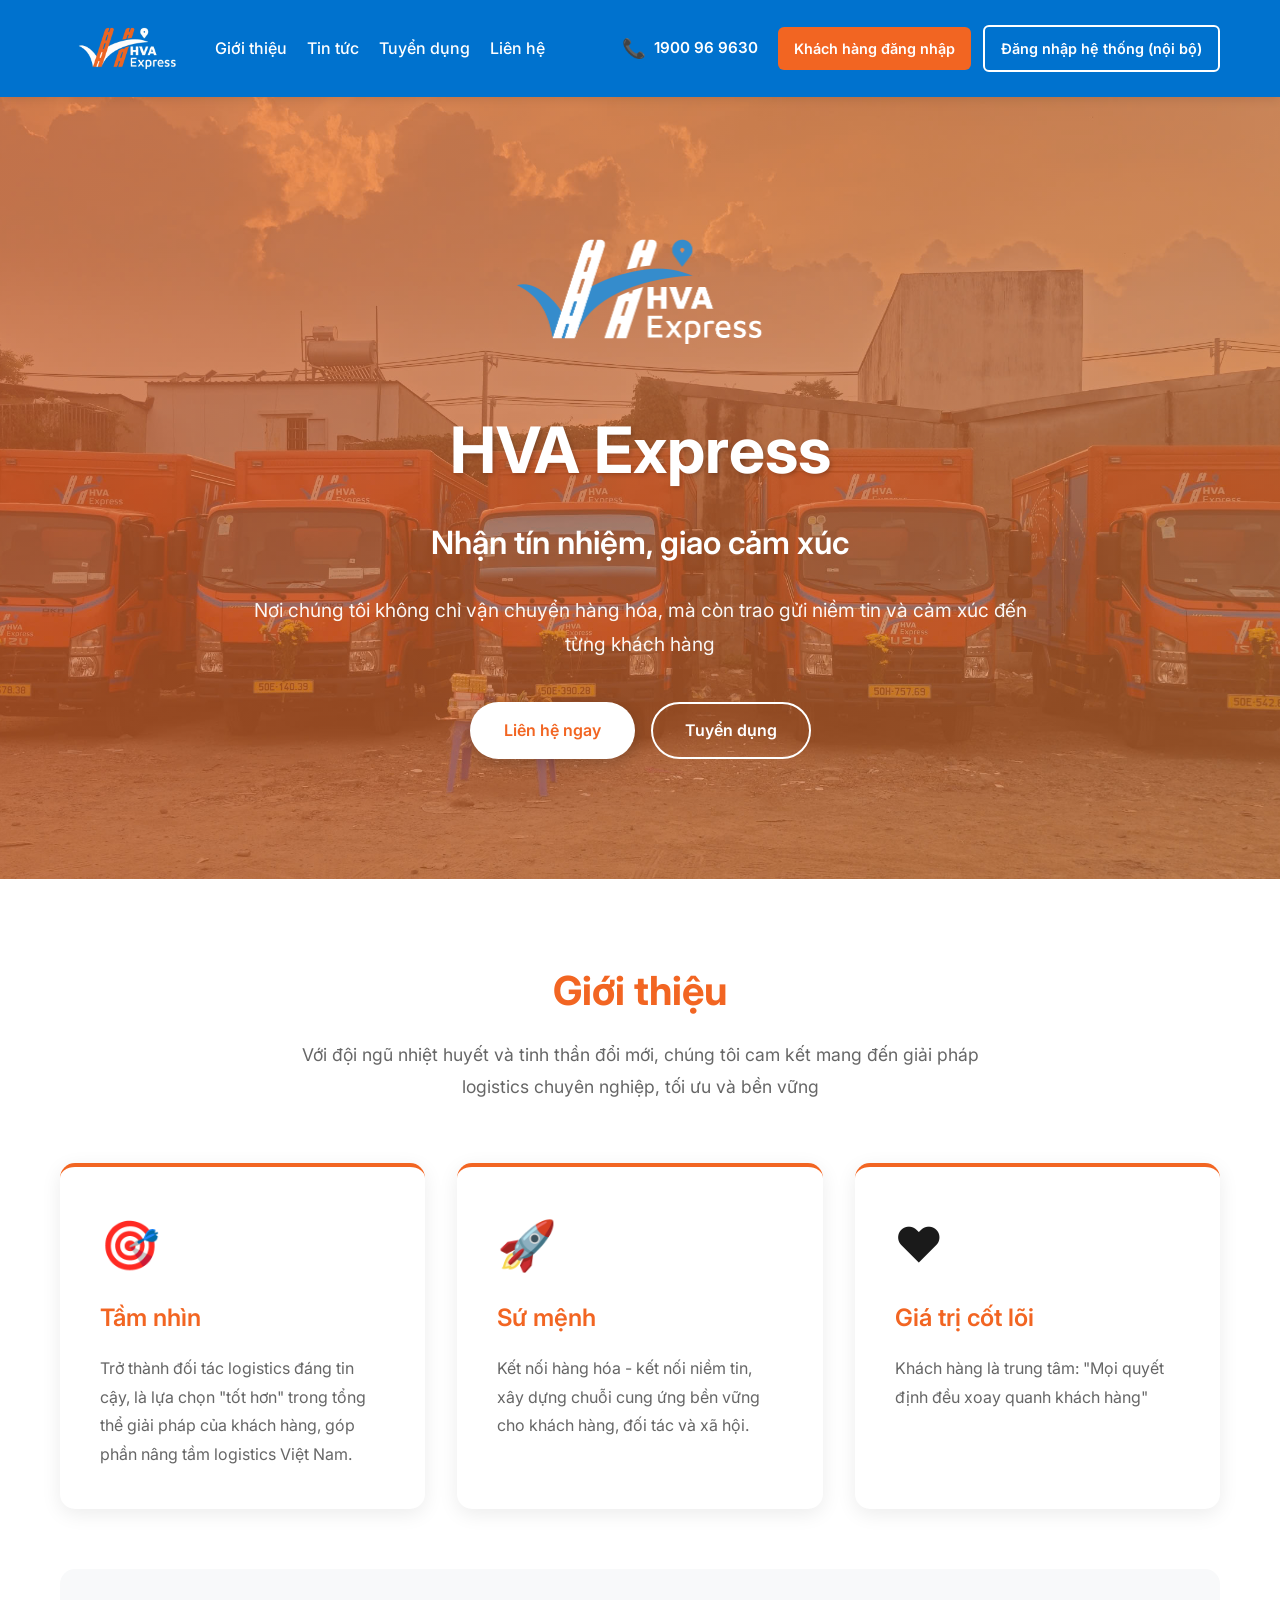
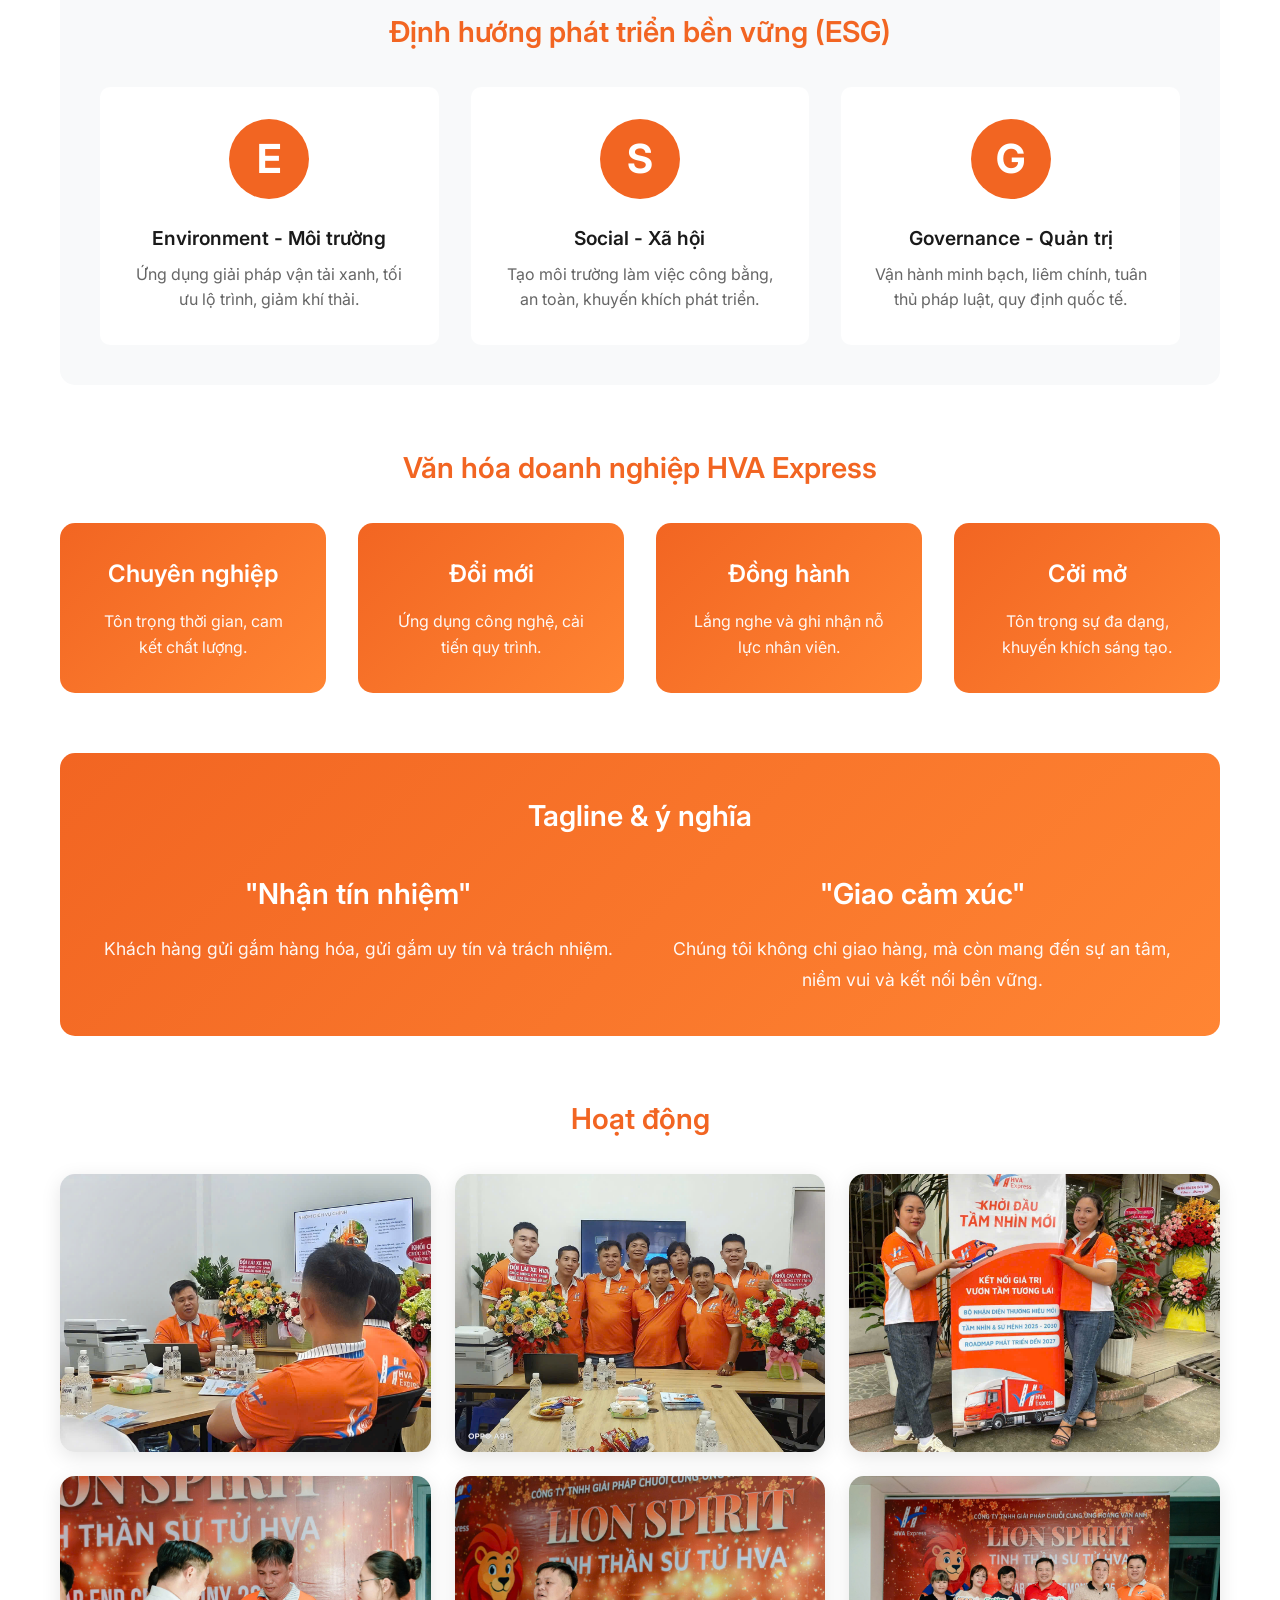
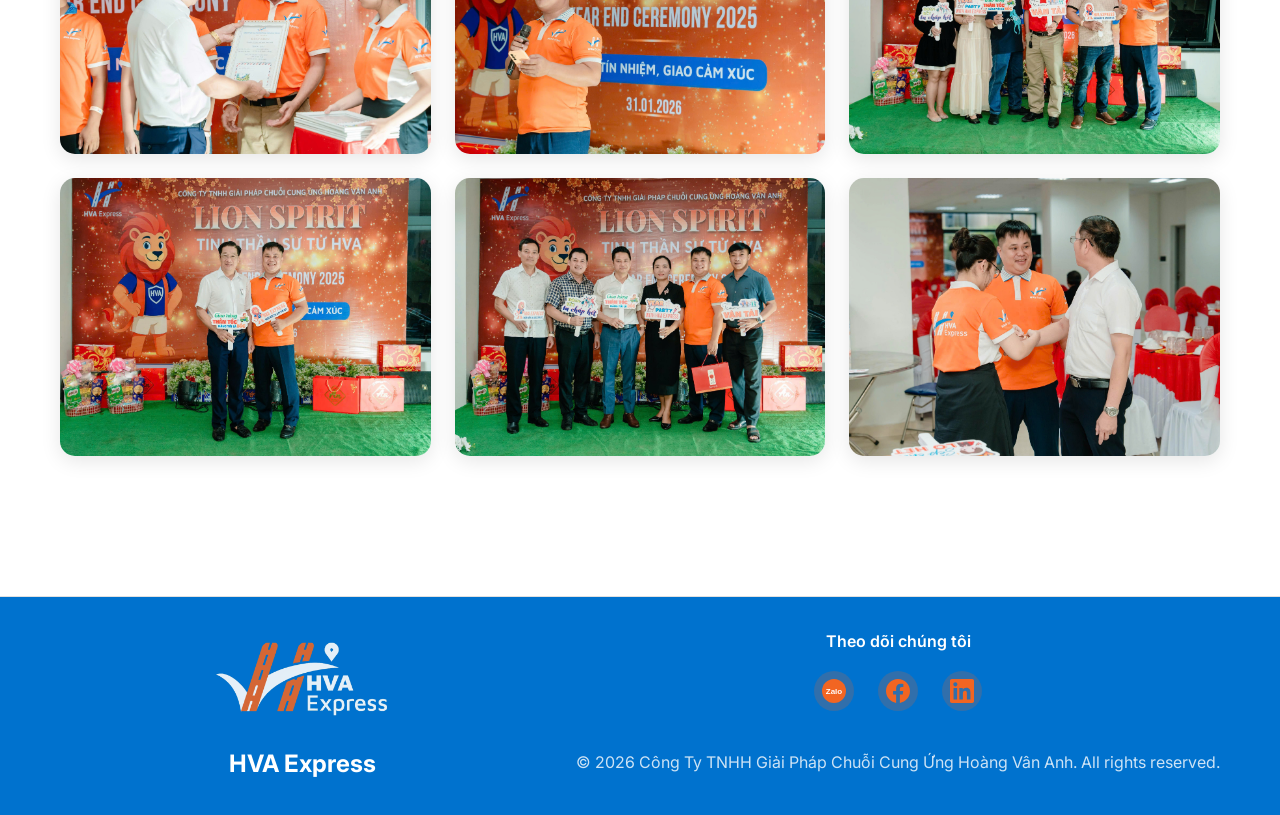
<file: index.html>
<!doctype html>
<html lang="vi">
  <head>
    <meta charset="UTF-8" />
    <meta name="viewport" content="width=device-width, initial-scale=1.0" />
    <title>HVA Express - Nhận tín nhiệm, giao cảm xúc</title>
    <link rel="stylesheet" href="styles.css" />
    <link rel="preconnect" href="https://fonts.googleapis.com" />
    <link rel="preconnect" href="https://fonts.gstatic.com" crossorigin />
    <link
      href="https://fonts.googleapis.com/css2?family=Inter:wght@300;400;500;600;700&display=swap"
      rel="stylesheet"
    />
    <link rel="icon" href="favicon.ico" type="image/x-icon" />
  </head>
  <body>
    <!-- Navigation -->
    <nav class="navbar">
      <div class="container">
        <div class="nav-content">
          <div class="logo">
            <a href="index.html">
              <img
                src="logo_white3.png"
                alt="HVA Express Logo"
                class="logo-img"
              />
            </a>
          </div>
          <ul class="nav-menu" id="navMenu">
            <li>
              <a href="#gioi-thieu" data-i18n="nav.introduction">Giới thiệu</a>
            </li>
            <li>
              <a href="tin-tuc.html" data-i18n="nav.news">Tin tức</a>
            </li>
            <li>
              <a href="tuyen-dung.html" data-i18n="nav.recruitment"
                >Tuyển dụng</a
              >
            </li>
            <li>
              <a href="lien-he.html" data-i18n="nav.contact">Liên hệ</a>
            </li>
            <li class="nav-auth-divider"></li>
            <li class="nav-auth-item">
              <a
                href="https://kh.hoangvananh.vn/index_vl.php"
                class="nav-btn-login customer-login"
                target="_blank"
              >
                Khách hàng đăng nhập
              </a>
            </li>
            <li class="nav-auth-item">
              <a
                href="https://quanly.hoangvananh.vn/index_vl.php"
                class="nav-btn-login system-login"
                target="_blank"
              >
                Đăng nhập hệ thống (nội bộ)
              </a>
            </li>
          </ul>
          <div class="language-switcher">
            <button class="lang-btn" id="langBtn" aria-label="Language">
              <span class="lang-icon" id="langIcon">🇻🇳</span>
              <span class="lang-text" data-i18n="lang.current">VI</span>
            </button>
          </div>
          <div class="hotline-info">
            <span class="hotline-icon">📞</span>
            <a href="tel:1900969630" class="hotline-number">1900 96 9630</a>
          </div>
          <div class="auth-buttons">
            <a
              href="https://kh.hoangvananh.vn/index_vl.php"
              class="btn-login customer-login"
              target="_blank"
            >
              Khách hàng đăng nhập
            </a>
            <a
              href="https://quanly.hoangvananh.vn/index_vl.php"
              class="btn-login system-login"
              target="_blank"
            >
              Đăng nhập hệ thống (nội bộ)
            </a>
          </div>
          <button class="menu-toggle" id="menuToggle" aria-label="Toggle menu">
            <span></span>
            <span></span>
            <span></span>
          </button>
        </div>
      </div>
    </nav>

    <!-- Hero Section -->
    <section class="hero">
      <div class="container">
        <div class="hero-content">
          <div class="hero-logo">
            <img
              src="logo_white.png"
              alt="HVA Express Logo"
              class="hero-logo-img"
            />
          </div>
          <h1 class="hero-title" data-i18n="hero.title">HVA Express</h1>
          <p class="hero-tagline" data-i18n="hero.tagline">
            Nhận tín nhiệm, giao cảm xúc
          </p>
          <p class="hero-description" data-i18n="hero.description">
            Nơi chúng tôi không chỉ vận chuyển hàng hóa, mà còn trao gửi niềm
            tin và cảm xúc đến từng khách hàng
          </p>
          <div class="hero-cta">
            <a
              href="lien-he.html"
              class="btn btn-primary"
              data-i18n="hero.ctaContact"
              >Liên hệ ngay</a
            >
            <a
              href="tuyen-dung.html"
              class="btn btn-secondary"
              data-i18n="hero.ctaRecruitment"
              >Tuyển dụng</a
            >
          </div>
        </div>
      </div>
    </section>

    <!-- Introduction Section -->
    <section id="gioi-thieu" class="section intro-section">
      <div class="container">
        <div class="section-header">
          <h2 class="section-title" data-i18n="introduction.title">
            Giới thiệu
          </h2>
          <p class="section-subtitle" data-i18n="introduction.subtitle">
            Với đội ngũ nhiệt huyết và tinh thần đổi mới, chúng tôi cam kết mang
            đến giải pháp logistics chuyên nghiệp, tối ưu và bền vững
          </p>
        </div>

        <!-- Vision Mission Values -->
        <div class="cards-grid">
          <div class="card">
            <div class="card-icon">🎯</div>
            <h3 class="card-title" data-i18n="introduction.vision.title">
              Tầm nhìn
            </h3>
            <p class="card-text" data-i18n="introduction.vision.text">
              Trở thành đối tác logistics đáng tin cậy, là lựa chọn "tốt hơn"
              trong tổng thể giải pháp của khách hàng, góp phần nâng tầm
              logistics Việt Nam.
            </p>
          </div>
          <div class="card">
            <div class="card-icon">🚀</div>
            <h3 class="card-title" data-i18n="introduction.mission.title">
              Sứ mệnh
            </h3>
            <p class="card-text" data-i18n="introduction.mission.text">
              Kết nối hàng hóa - kết nối niềm tin, xây dựng chuỗi cung ứng bền
              vững cho khách hàng, đối tác và xã hội.
            </p>
          </div>
          <div class="card">
            <div class="card-icon">❤️</div>
            <h3 class="card-title" data-i18n="introduction.values.title">
              Giá trị cốt lõi
            </h3>
            <p class="card-text" data-i18n="introduction.values.text">
              Khách hàng là trung tâm: "Mọi quyết định đều xoay quanh khách
              hàng"
            </p>
          </div>
        </div>

        <!-- ESG Section -->
        <div class="esg-section">
          <h3 class="subsection-title" data-i18n="introduction.esg.title">
            Định hướng phát triển bền vững (ESG)
          </h3>
          <div class="esg-grid">
            <div class="esg-item">
              <div class="esg-letter">E</div>
              <h4 data-i18n="introduction.esg.environment.title">
                Environment - Môi trường
              </h4>
              <p data-i18n="introduction.esg.environment.text">
                Ứng dụng giải pháp vận tải xanh, tối ưu lộ trình, giảm khí thải.
              </p>
            </div>
            <div class="esg-item">
              <div class="esg-letter">S</div>
              <h4 data-i18n="introduction.esg.social.title">Social - Xã hội</h4>
              <p data-i18n="introduction.esg.social.text">
                Tạo môi trường làm việc công bằng, an toàn, khuyến khích phát
                triển.
              </p>
            </div>
            <div class="esg-item">
              <div class="esg-letter">G</div>
              <h4 data-i18n="introduction.esg.governance.title">
                Governance - Quản trị
              </h4>
              <p data-i18n="introduction.esg.governance.text">
                Vận hành minh bạch, liêm chính, tuân thủ pháp luật, quy định
                quốc tế.
              </p>
            </div>
          </div>
        </div>

        <!-- Corporate Culture -->
        <div class="culture-section">
          <h3 class="subsection-title" data-i18n="introduction.culture.title">
            Văn hóa doanh nghiệp HVA Express
          </h3>
          <div class="culture-grid">
            <div class="culture-item">
              <h4 data-i18n="introduction.culture.professional.title">
                Chuyên nghiệp
              </h4>
              <p data-i18n="introduction.culture.professional.text">
                Tôn trọng thời gian, cam kết chất lượng.
              </p>
            </div>
            <div class="culture-item">
              <h4 data-i18n="introduction.culture.innovation.title">Đổi mới</h4>
              <p data-i18n="introduction.culture.innovation.text">
                Ứng dụng công nghệ, cải tiến quy trình.
              </p>
            </div>
            <div class="culture-item">
              <h4 data-i18n="introduction.culture.partnership.title">
                Đồng hành
              </h4>
              <p data-i18n="introduction.culture.partnership.text">
                Lắng nghe và ghi nhận nỗ lực nhân viên.
              </p>
            </div>
            <div class="culture-item">
              <h4 data-i18n="introduction.culture.openness.title">Cởi mở</h4>
              <p data-i18n="introduction.culture.openness.text">
                Tôn trọng sự đa dạng, khuyến khích sáng tạo.
              </p>
            </div>
          </div>
        </div>

        <!-- Tagline Meaning -->
        <div class="tagline-section">
          <h3 class="subsection-title" data-i18n="introduction.tagline.title">
            Tagline & ý nghĩa
          </h3>
          <div class="tagline-content">
            <div class="tagline-item">
              <h4 data-i18n="introduction.tagline.trust.heading">
                "Nhận tín nhiệm"
              </h4>
              <p data-i18n="introduction.tagline.trust.text">
                Khách hàng gửi gắm hàng hóa, gửi gắm uy tín và trách nhiệm.
              </p>
            </div>
            <div class="tagline-item">
              <h4 data-i18n="introduction.tagline.emotion.heading">
                "Giao cảm xúc"
              </h4>
              <p data-i18n="introduction.tagline.emotion.text">
                Chúng tôi không chỉ giao hàng, mà còn mang đến sự an tâm, niềm
                vui và kết nối bền vững.
              </p>
            </div>
          </div>
        </div>

        <!-- Gallery Section -->
        <div class="gallery-section">
          <h3 class="subsection-title" data-i18n="introduction.gallery.title">
            Hoạt động
          </h3>
          <div class="gallery-grid">
            <div class="gallery-item">
              <a href="gal/1.jpg" target="_blank"
                ><img
                  src="gal/1.jpg"
                  alt="HVA Express Gallery 1"
                  class="gallery-img"
              /></a>
              <div class="gallery-overlay">
                <!-- <p>Hoạt động vận chuyển</p> -->
              </div>
            </div>
            <div class="gallery-item">
              <a href="gal/2.jpg" target="_blank"
                ><img
                  src="gal/2.jpg"
                  alt="HVA Express Gallery 2"
                  class="gallery-img"
              /></a>
              <div class="gallery-overlay">
                <!-- <p>Đội ngũ chuyên nghiệp</p> -->
              </div>
            </div>
            <div class="gallery-item">
              <a href="gal/3.jpg" target="_blank"
                ><img
                  src="gal/3.jpg"
                  alt="HVA Express Gallery 3"
                  class="gallery-img"
              /></a>
              <div class="gallery-overlay">
                <!-- <p>Kho bãi hiện đại</p> -->
              </div>
            </div>

            <div class="gallery-item">
              <a href="gal/4.jpg" target="_blank"
                ><img
                  src="gal/4.jpg"
                  alt="HVA Express Gallery 4"
                  class="gallery-img"
              /></a>
              <div class="gallery-overlay">
                <!-- <p>Dịch vụ logistics</p> -->
              </div>
            </div>
            <div class="gallery-item">
              <a href="gal/5.jpg" target="_blank"
                ><img
                  src="gal/5.jpg"
                  alt="HVA Express Gallery 5"
                  class="gallery-img"
              /></a>
              <div class="gallery-overlay">
                <!-- <p>Vận tải hàng hóa</p> -->
              </div>
            </div>
            <div class="gallery-item">
              <a href="gal/6.jpg" target="_blank"
                ><img
                  src="gal/6.jpg"
                  alt="HVA Express Gallery 6"
                  class="gallery-img"
              /></a>
              <div class="gallery-overlay">
                <!-- <p>Hoạt động gắn kết</p> -->
              </div>
            </div>

            <div class="gallery-item">
              <a href="gal/7.jpg" target="_blank"
                ><img
                  src="gal/7.jpg"
                  alt="HVA Express Gallery 7"
                  class="gallery-img"
              /></a>
              <div class="gallery-overlay">
                <!-- <p>Dịch vụ logistics</p> -->
              </div>
            </div>
            <div class="gallery-item">
              <a href="gal/8.jpg" target="_blank"
                ><img
                  src="gal/8.jpg"
                  alt="HVA Express Gallery 8"
                  class="gallery-img"
              /></a>
              <div class="gallery-overlay">
                <!-- <p>Vận tải hàng hóa</p> -->
              </div>
            </div>
            <div class="gallery-item">
              <a href="gal/9.jpg" target="_blank"
                ><img
                  src="gal/9.jpg"
                  alt="HVA Express Gallery 9"
                  class="gallery-img"
              /></a>
              <div class="gallery-overlay">
                <!-- <p>Hoạt động gắn kết</p> -->
              </div>
            </div>
          </div>
        </div>
      </div>
    </section>

    <!-- Footer -->
    <footer class="footer">
      <div class="container">
        <div class="footer-content">
          <div class="footer-logo">
            <img
              src="logo_white3.png"
              alt="HVA Express Logo"
              class="footer-logo-img"
            />
            <h3>HVA Express</h3>
          </div>
          <div class="footer-social">
            <h4 data-i18n="footer.followUs">Follow Us</h4>
            <div class="social-links">
              <a
                href="https://zalo.me/105372179891841635"
                target="_blank"
                rel="noopener noreferrer"
                aria-label="Zalo"
                class="social-link"
              >
                <svg
                  width="24"
                  height="24"
                  viewBox="0 0 24 24"
                  fill="currentColor"
                >
                  <circle cx="12" cy="12" r="12" fill="currentColor" />
                  <text
                    x="12"
                    y="15"
                    font-size="8"
                    font-weight="bold"
                    text-anchor="middle"
                    fill="white"
                    font-family="Arial"
                  >
                    Zalo
                  </text>
                </svg>
              </a>
              <a
                href="https://www.facebook.com/HVAexpress"
                target="_blank"
                rel="noopener noreferrer"
                aria-label="Facebook"
                class="social-link"
              >
                <svg
                  width="24"
                  height="24"
                  viewBox="0 0 24 24"
                  fill="currentColor"
                >
                  <path
                    d="M24 12.073c0-6.627-5.373-12-12-12s-12 5.373-12 12c0 5.99 4.388 10.954 10.125 11.854v-8.385H7.078v-3.47h3.047V9.43c0-3.007 1.792-4.669 4.533-4.669 1.312 0 2.686.235 2.686.235v2.953H15.83c-1.491 0-1.956.925-1.956 1.874v2.25h3.328l-.532 3.47h-2.796v8.385C19.612 23.027 24 18.062 24 12.073z"
                  />
                </svg>
              </a>
              <a
                href="https://www.linkedin.com/in/quang-vu-pham-8b26419b/"
                target="_blank"
                rel="noopener noreferrer"
                aria-label="LinkedIn"
                class="social-link"
              >
                <svg
                  width="24"
                  height="24"
                  viewBox="0 0 24 24"
                  fill="currentColor"
                >
                  <path
                    d="M20.447 20.452h-3.554v-5.569c0-1.328-.027-3.037-1.852-3.037-1.853 0-2.136 1.445-2.136 2.939v5.667H9.351V9h3.414v1.561h.046c.477-.9 1.637-1.85 3.37-1.85 3.601 0 4.267 2.37 4.267 5.455v6.286zM5.337 7.433c-1.144 0-2.063-.926-2.063-2.065 0-1.138.92-2.063 2.063-2.063 1.14 0 2.064.925 2.064 2.063 0 1.139-.925 2.065-2.064 2.065zm1.782 13.019H3.555V9h3.564v11.452zM22.225 0H1.771C.792 0 0 .774 0 1.729v20.542C0 23.227.792 24 1.771 24h20.451C23.2 24 24 23.227 24 22.271V1.729C24 .774 23.2 0 22.225 0z"
                  />
                </svg>
              </a>
            </div>
          </div>
          <div class="footer-info">
            <p data-i18n="footer.copyright">
              &copy; 2026 Công Ty TNHH Giải Pháp Chuỗi Cung Ứng Hoàng Vân Anh.
              All rights reserved.
            </p>
          </div>
        </div>
      </div>
    </footer>

    <script src="translations.js"></script>
    <script src="script.js"></script>
  </body>
</html>
</file>
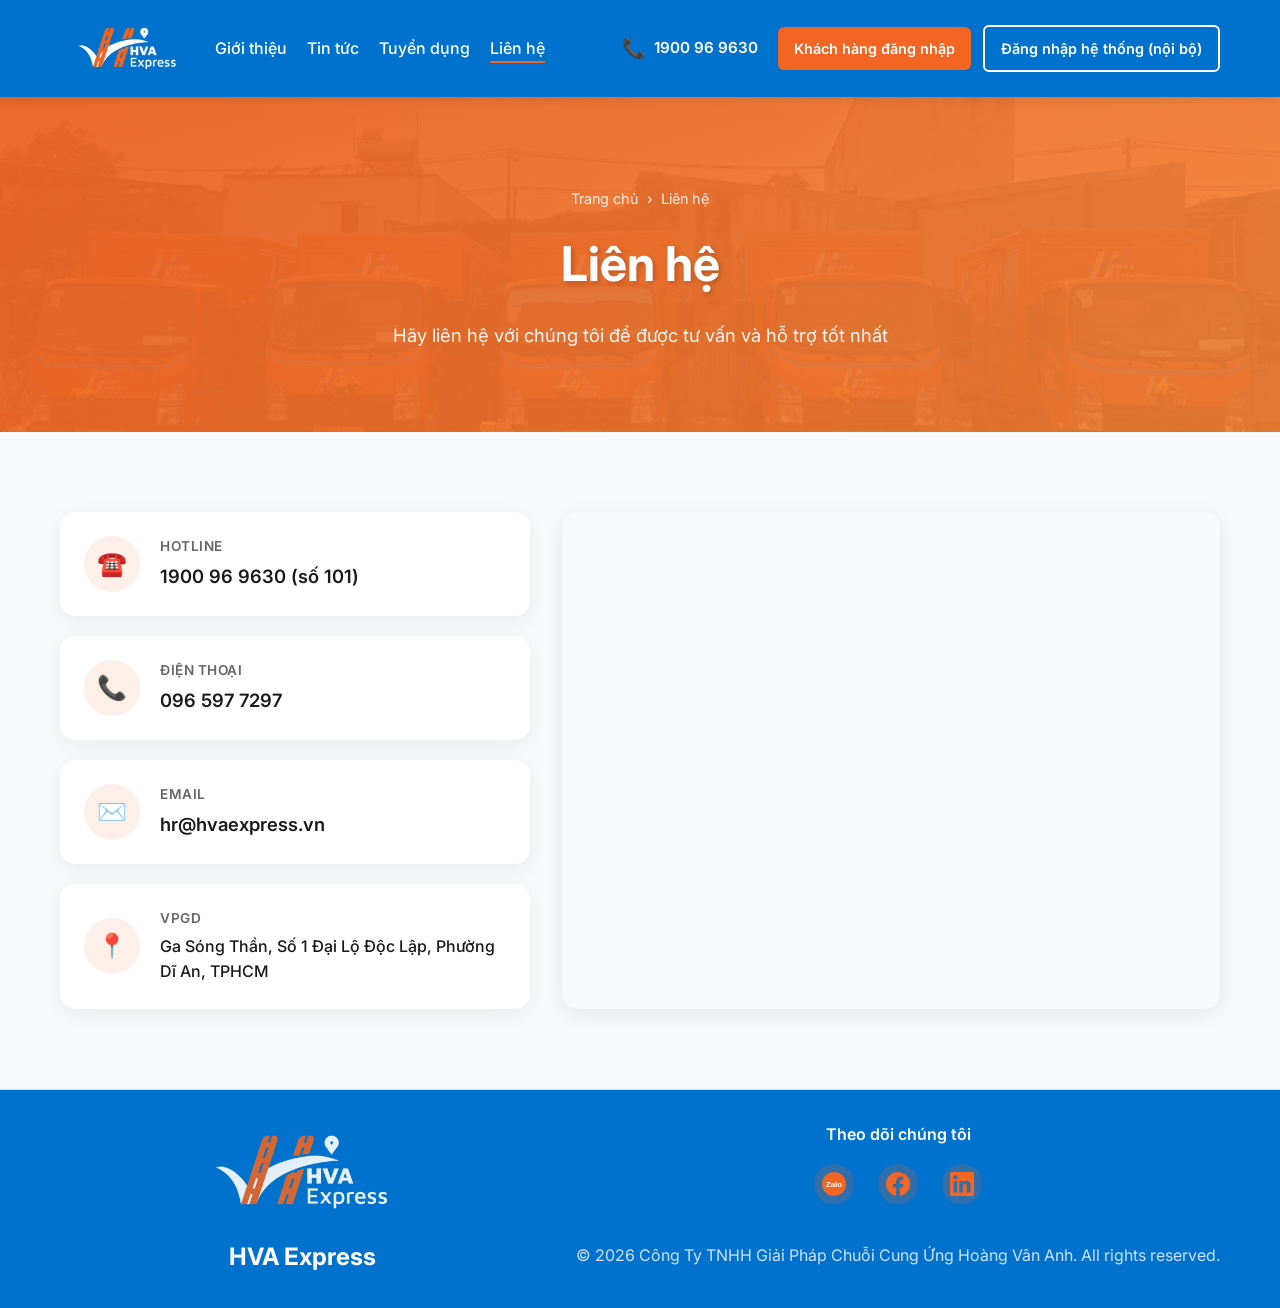
<file: lien-he.html>
<!doctype html>
<html lang="vi">
  <head>
    <meta charset="UTF-8" />
    <meta name="viewport" content="width=device-width, initial-scale=1.0" />
    <title>Liên hệ - HVA Express</title>
    <link rel="stylesheet" href="styles.css" />
    <link rel="preconnect" href="https://fonts.googleapis.com" />
    <link rel="preconnect" href="https://fonts.gstatic.com" crossorigin />
    <link
      href="https://fonts.googleapis.com/css2?family=Inter:wght@300;400;500;600;700&display=swap"
      rel="stylesheet"
    />
    <link rel="icon" href="favicon.ico" type="image/x-icon" />
  </head>
  <body>
    <!-- Navigation -->
    <nav class="navbar">
      <div class="container">
        <div class="nav-content">
          <div class="logo">
            <a href="index.html">
              <img
                src="logo_white3.png"
                alt="HVA Express Logo"
                class="logo-img"
              />
            </a>
          </div>
          <ul class="nav-menu" id="navMenu">
            <li>
              <a href="index.html#gioi-thieu" data-i18n="nav.introduction"
                >Giới thiệu</a
              >
            </li>
            <li>
              <a href="tin-tuc.html" data-i18n="nav.news">Tin tức</a>
            </li>
            <li>
              <a href="tuyen-dung.html" data-i18n="nav.recruitment"
                >Tuyển dụng</a
              >
            </li>
            <li>
              <a href="lien-he.html" class="active" data-i18n="nav.contact"
                >Liên hệ</a
              >
            </li>
            <li class="nav-auth-divider"></li>
            <li class="nav-auth-item">
              <a
                href="https://kh.hoangvananh.vn/index_vl.php"
                class="nav-btn-login customer-login"
                target="_blank"
              >
                Khách hàng đăng nhập
              </a>
            </li>
            <li class="nav-auth-item">
              <a
                href="https://quanly.hoangvananh.vn/index_vl.php"
                class="nav-btn-login system-login"
                target="_blank"
              >
                Đăng nhập hệ thống (nội bộ)
              </a>
            </li>
          </ul>
          <div class="language-switcher">
            <button class="lang-btn" id="langBtn" aria-label="Language">
              <span class="lang-icon" id="langIcon">🇻🇳</span>
              <span class="lang-text" data-i18n="lang.current">VI</span>
            </button>
          </div>
          <div class="hotline-info">
            <span class="hotline-icon">📞</span>
            <a href="tel:1900969630" class="hotline-number">1900 96 9630</a>
          </div>
          <div class="auth-buttons">
            <a
              href="https://kh.hoangvananh.vn/index_vl.php"
              class="btn-login customer-login"
              target="_blank"
            >
              Khách hàng đăng nhập
            </a>
            <a
              href="https://quanly.hoangvananh.vn/index_vl.php"
              class="btn-login system-login"
              target="_blank"
            >
              Đăng nhập hệ thống (nội bộ)
            </a>
          </div>
          <button class="menu-toggle" id="menuToggle" aria-label="Toggle menu">
            <span></span>
            <span></span>
            <span></span>
          </button>
        </div>
      </div>
    </nav>

    <!-- Page Hero -->
    <section class="page-hero">
      <div class="container">
        <nav class="breadcrumb" aria-label="Breadcrumb">
          <a href="index.html" data-i18n="nav.home">Trang chủ</a>
          <span>›</span>
          <span data-i18n="nav.contact">Liên hệ</span>
        </nav>
        <h1 class="page-hero-title" data-i18n="contact.title">Liên hệ</h1>
        <p class="page-hero-subtitle" data-i18n="contact.subtitle">
          Hãy liên hệ với chúng tôi để được tư vấn và hỗ trợ tốt nhất
        </p>
      </div>
    </section>

    <!-- Contact Section -->
    <section class="section contact-section">
      <div class="container">
        <div class="contact-layout">
          <div class="contact-info">
            <div class="contact-item">
              <div class="contact-icon">☎️</div>
              <div class="contact-details">
                <h4 data-i18n="contact.hotline.label">Hotline</h4>
                <a href="tel:1900969630">1900 96 9630 (số 101)</a>
              </div>
            </div>
            <div class="contact-item">
              <div class="contact-icon">📞</div>
              <div class="contact-details">
                <h4 data-i18n="contact.phone.label">Điện thoại</h4>
                <a href="tel:0965977297" data-i18n="contact.phone.number"
                  >096 597 7297</a
                >
              </div>
            </div>
            <div class="contact-item">
              <div class="contact-icon">✉️</div>
              <div class="contact-details">
                <h4 data-i18n="contact.email.label">Email</h4>
                <a
                  href="mailto:hr@hvaexpress.vn"
                  data-i18n="contact.email.address"
                  >hr@hvaexpress.vn</a
                >
              </div>
            </div>
            <div class="contact-item">
              <div class="contact-icon">📍</div>
              <div class="contact-details">
                <h4 data-i18n="contact.address.label">VPGD</h4>
                <p data-i18n="contact.address.text">
                  Ga Sóng Thần, Số 1 Đại Lộ Độc Lập, Phường Dĩ An, TPHCM
                </p>
              </div>
            </div>
          </div>
          <div class="contact-map">
            <iframe
              src="https://www.google.com/maps?q=Ga%20S%C3%B3ng%20Th%E1%BA%A7n%2C%20D%C4%A9%20An&output=embed"
              title="Bản đồ HVA Express"
              loading="lazy"
              referrerpolicy="no-referrer-when-downgrade"
              allowfullscreen
            ></iframe>
          </div>
        </div>
      </div>
    </section>

    <!-- Footer -->
    <footer class="footer">
      <div class="container">
        <div class="footer-content">
          <div class="footer-logo">
            <img
              src="logo_white3.png"
              alt="HVA Express Logo"
              class="footer-logo-img"
            />
            <h3>HVA Express</h3>
          </div>
          <div class="footer-social">
            <h4 data-i18n="footer.followUs">Follow Us</h4>
            <div class="social-links">
              <a
                href="https://zalo.me/105372179891841635"
                target="_blank"
                rel="noopener noreferrer"
                aria-label="Zalo"
                class="social-link"
              >
                <svg
                  width="24"
                  height="24"
                  viewBox="0 0 24 24"
                  fill="currentColor"
                >
                  <circle cx="12" cy="12" r="12" fill="currentColor" />
                  <text
                    x="12"
                    y="15"
                    font-size="8"
                    font-weight="bold"
                    text-anchor="middle"
                    fill="white"
                    font-family="Arial"
                  >
                    Zalo
                  </text>
                </svg>
              </a>
              <a
                href="https://www.facebook.com/HVAexpress"
                target="_blank"
                rel="noopener noreferrer"
                aria-label="Facebook"
                class="social-link"
              >
                <svg
                  width="24"
                  height="24"
                  viewBox="0 0 24 24"
                  fill="currentColor"
                >
                  <path
                    d="M24 12.073c0-6.627-5.373-12-12-12s-12 5.373-12 12c0 5.99 4.388 10.954 10.125 11.854v-8.385H7.078v-3.47h3.047V9.43c0-3.007 1.792-4.669 4.533-4.669 1.312 0 2.686.235 2.686.235v2.953H15.83c-1.491 0-1.956.925-1.956 1.874v2.25h3.328l-.532 3.47h-2.796v8.385C19.612 23.027 24 18.062 24 12.073z"
                  />
                </svg>
              </a>
              <a
                href="https://www.linkedin.com/in/quang-vu-pham-8b26419b/"
                target="_blank"
                rel="noopener noreferrer"
                aria-label="LinkedIn"
                class="social-link"
              >
                <svg
                  width="24"
                  height="24"
                  viewBox="0 0 24 24"
                  fill="currentColor"
                >
                  <path
                    d="M20.447 20.452h-3.554v-5.569c0-1.328-.027-3.037-1.852-3.037-1.853 0-2.136 1.445-2.136 2.939v5.667H9.351V9h3.414v1.561h.046c.477-.9 1.637-1.85 3.37-1.85 3.601 0 4.267 2.37 4.267 5.455v6.286zM5.337 7.433c-1.144 0-2.063-.926-2.063-2.065 0-1.138.92-2.063 2.063-2.063 1.14 0 2.064.925 2.064 2.063 0 1.139-.925 2.065-2.064 2.065zm1.782 13.019H3.555V9h3.564v11.452zM22.225 0H1.771C.792 0 0 .774 0 1.729v20.542C0 23.227.792 24 1.771 24h20.451C23.2 24 24 23.227 24 22.271V1.729C24 .774 23.2 0 22.225 0z"
                  />
                </svg>
              </a>
            </div>
          </div>
          <div class="footer-info">
            <p data-i18n="footer.copyright">
              &copy; 2026 Công Ty TNHH Giải Pháp Chuỗi Cung Ứng Hoàng Vân Anh.
              All rights reserved.
            </p>
          </div>
        </div>
      </div>
    </footer>

    <script src="translations.js"></script>
    <script src="script.js"></script>
  </body>
</html>
</file>
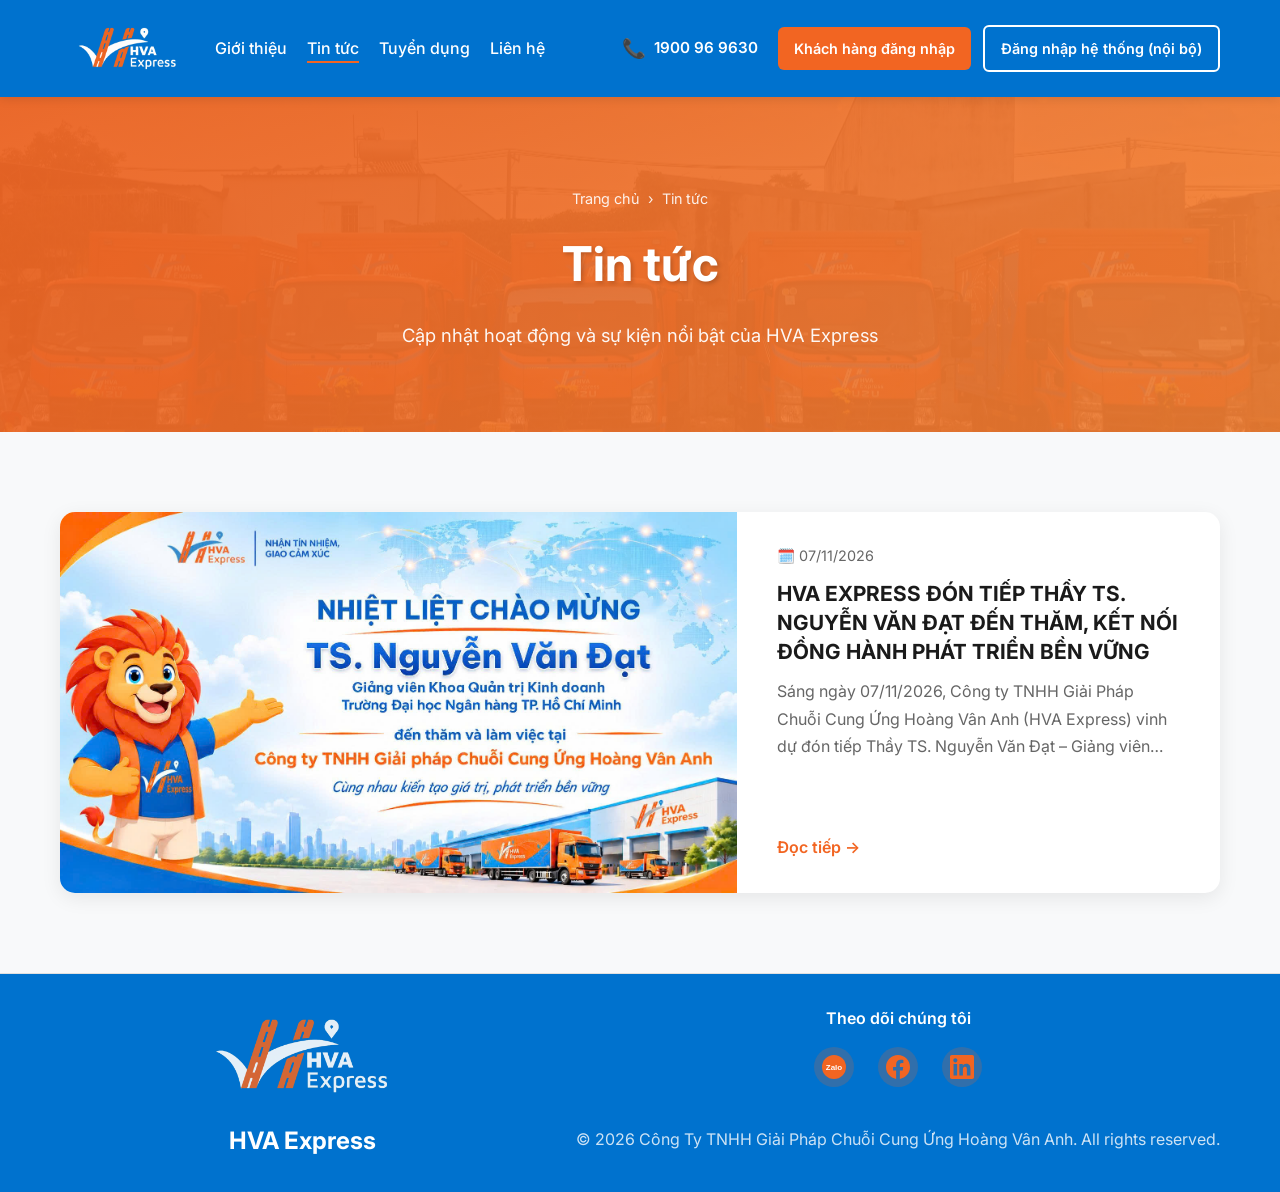
<file: tin-tuc.html>
<!doctype html>
<html lang="vi">
  <head>
    <meta charset="UTF-8" />
    <meta name="viewport" content="width=device-width, initial-scale=1.0" />
    <title>Tin tức - HVA Express</title>
    <link rel="stylesheet" href="styles.css" />
    <link rel="preconnect" href="https://fonts.googleapis.com" />
    <link rel="preconnect" href="https://fonts.gstatic.com" crossorigin />
    <link
      href="https://fonts.googleapis.com/css2?family=Inter:wght@300;400;500;600;700&display=swap"
      rel="stylesheet"
    />
    <link rel="icon" href="favicon.ico" type="image/x-icon" />
  </head>
  <body>
    <!-- Navigation -->
    <nav class="navbar">
      <div class="container">
        <div class="nav-content">
          <div class="logo">
            <a href="index.html">
              <img
                src="logo_white3.png"
                alt="HVA Express Logo"
                class="logo-img"
              />
            </a>
          </div>
          <ul class="nav-menu" id="navMenu">
            <li>
              <a href="index.html#gioi-thieu" data-i18n="nav.introduction"
                >Giới thiệu</a
              >
            </li>
            <li>
              <a href="tin-tuc.html" class="active" data-i18n="nav.news">Tin tức</a>
            </li>
            <li>
              <a href="tuyen-dung.html" data-i18n="nav.recruitment"
                >Tuyển dụng</a
              >
            </li>
            <li>
              <a href="lien-he.html" data-i18n="nav.contact"
                >Liên hệ</a
              >
            </li>
            <li class="nav-auth-divider"></li>
            <li class="nav-auth-item">
              <a
                href="https://kh.hoangvananh.vn/index_vl.php"
                class="nav-btn-login customer-login"
                target="_blank"
              >
                Khách hàng đăng nhập
              </a>
            </li>
            <li class="nav-auth-item">
              <a
                href="https://quanly.hoangvananh.vn/index_vl.php"
                class="nav-btn-login system-login"
                target="_blank"
              >
                Đăng nhập hệ thống (nội bộ)
              </a>
            </li>
          </ul>
          <div class="language-switcher">
            <button class="lang-btn" id="langBtn" aria-label="Language">
              <span class="lang-icon" id="langIcon">🇻🇳</span>
              <span class="lang-text" data-i18n="lang.current">VI</span>
            </button>
          </div>
          <div class="hotline-info">
            <span class="hotline-icon">📞</span>
            <a href="tel:1900969630" class="hotline-number">1900 96 9630</a>
          </div>
          <div class="auth-buttons">
            <a
              href="https://kh.hoangvananh.vn/index_vl.php"
              class="btn-login customer-login"
              target="_blank"
            >
              Khách hàng đăng nhập
            </a>
            <a
              href="https://quanly.hoangvananh.vn/index_vl.php"
              class="btn-login system-login"
              target="_blank"
            >
              Đăng nhập hệ thống (nội bộ)
            </a>
          </div>
          <button class="menu-toggle" id="menuToggle" aria-label="Toggle menu">
            <span></span>
            <span></span>
            <span></span>
          </button>
        </div>
      </div>
    </nav>

    <!-- Page Hero -->
    <section class="page-hero">
      <div class="container">
        <nav class="breadcrumb" aria-label="Breadcrumb">
          <a href="index.html" data-i18n="nav.home">Trang chủ</a>
          <span>›</span>
          <span data-i18n="nav.news">Tin tức</span>
        </nav>
        <h1 class="page-hero-title" data-i18n="news.title">Tin tức</h1>
        <p class="page-hero-subtitle" data-i18n="news.subtitle">
          Cập nhật hoạt động và sự kiện nổi bật của HVA Express
        </p>
      </div>
    </section>

    <!-- News List: mỗi bài là 1 trang riêng trong thư mục bai-viet/, bài mới nhất đặt đầu tiên -->
    <section class="section news-section">
      <div class="container">
        <div class="news-grid">
          <a
            href="bai-viet/hva-express-don-tiep-ts-nguyen-van-dat.html"
            class="news-card news-card--featured"
          >
            <div class="news-thumb">
              <img
                src="bai-viet/images/hva-express-don-tiep-ts-nguyen-van-dat/1-chao-mung.jpg"
                width="1671"
                height="941"
                alt="Banner chào mừng Thầy TS. Nguyễn Văn Đạt đến thăm HVA Express"
              />
            </div>
            <div class="news-body">
              <p class="news-date">🗓️ 07/11/2026</p>
              <h2 class="news-title">
                HVA EXPRESS ĐÓN TIẾP THẦY TS. NGUYỄN VĂN ĐẠT ĐẾN THĂM, KẾT NỐI ĐỒNG
                HÀNH PHÁT TRIỂN BỀN VỮNG
              </h2>
              <p class="news-excerpt">
                Sáng ngày 07/11/2026, Công ty TNHH Giải Pháp Chuỗi Cung Ứng Hoàng
                Vân Anh (HVA Express) vinh dự đón tiếp Thầy TS. Nguyễn Văn Đạt – Giảng
                viên Khoa Quản trị Kinh doanh, Trường Đại học Ngân hàng TP. Hồ Chí
                Minh, cùng đại diện ngân hàng đến thăm và làm việc tại văn phòng
                Công ty.
              </p>
              <span class="news-more" data-i18n="news.readMore">Đọc tiếp</span>
            </div>
          </a>
        </div>
      </div>
    </section>

    <!-- Footer -->
    <footer class="footer">
      <div class="container">
        <div class="footer-content">
          <div class="footer-logo">
            <img
              src="logo_white3.png"
              alt="HVA Express Logo"
              class="footer-logo-img"
            />
            <h3>HVA Express</h3>
          </div>
          <div class="footer-social">
            <h4 data-i18n="footer.followUs">Follow Us</h4>
            <div class="social-links">
              <a
                href="https://zalo.me/105372179891841635"
                target="_blank"
                rel="noopener noreferrer"
                aria-label="Zalo"
                class="social-link"
              >
                <svg
                  width="24"
                  height="24"
                  viewBox="0 0 24 24"
                  fill="currentColor"
                >
                  <circle cx="12" cy="12" r="12" fill="currentColor" />
                  <text
                    x="12"
                    y="15"
                    font-size="8"
                    font-weight="bold"
                    text-anchor="middle"
                    fill="white"
                    font-family="Arial"
                  >
                    Zalo
                  </text>
                </svg>
              </a>
              <a
                href="https://www.facebook.com/HVAexpress"
                target="_blank"
                rel="noopener noreferrer"
                aria-label="Facebook"
                class="social-link"
              >
                <svg
                  width="24"
                  height="24"
                  viewBox="0 0 24 24"
                  fill="currentColor"
                >
                  <path
                    d="M24 12.073c0-6.627-5.373-12-12-12s-12 5.373-12 12c0 5.99 4.388 10.954 10.125 11.854v-8.385H7.078v-3.47h3.047V9.43c0-3.007 1.792-4.669 4.533-4.669 1.312 0 2.686.235 2.686.235v2.953H15.83c-1.491 0-1.956.925-1.956 1.874v2.25h3.328l-.532 3.47h-2.796v8.385C19.612 23.027 24 18.062 24 12.073z"
                  />
                </svg>
              </a>
              <a
                href="https://www.linkedin.com/in/quang-vu-pham-8b26419b/"
                target="_blank"
                rel="noopener noreferrer"
                aria-label="LinkedIn"
                class="social-link"
              >
                <svg
                  width="24"
                  height="24"
                  viewBox="0 0 24 24"
                  fill="currentColor"
                >
                  <path
                    d="M20.447 20.452h-3.554v-5.569c0-1.328-.027-3.037-1.852-3.037-1.853 0-2.136 1.445-2.136 2.939v5.667H9.351V9h3.414v1.561h.046c.477-.9 1.637-1.85 3.37-1.85 3.601 0 4.267 2.37 4.267 5.455v6.286zM5.337 7.433c-1.144 0-2.063-.926-2.063-2.065 0-1.138.92-2.063 2.063-2.063 1.14 0 2.064.925 2.064 2.063 0 1.139-.925 2.065-2.064 2.065zm1.782 13.019H3.555V9h3.564v11.452zM22.225 0H1.771C.792 0 0 .774 0 1.729v20.542C0 23.227.792 24 1.771 24h20.451C23.2 24 24 23.227 24 22.271V1.729C24 .774 23.2 0 22.225 0z"
                  />
                </svg>
              </a>
            </div>
          </div>
          <div class="footer-info">
            <p data-i18n="footer.copyright">
              &copy; 2026 Công Ty TNHH Giải Pháp Chuỗi Cung Ứng Hoàng Vân Anh.
              All rights reserved.
            </p>
          </div>
        </div>
      </div>
    </footer>

    <script src="translations.js"></script>
    <script src="script.js"></script>
  </body>
</html>
</file>
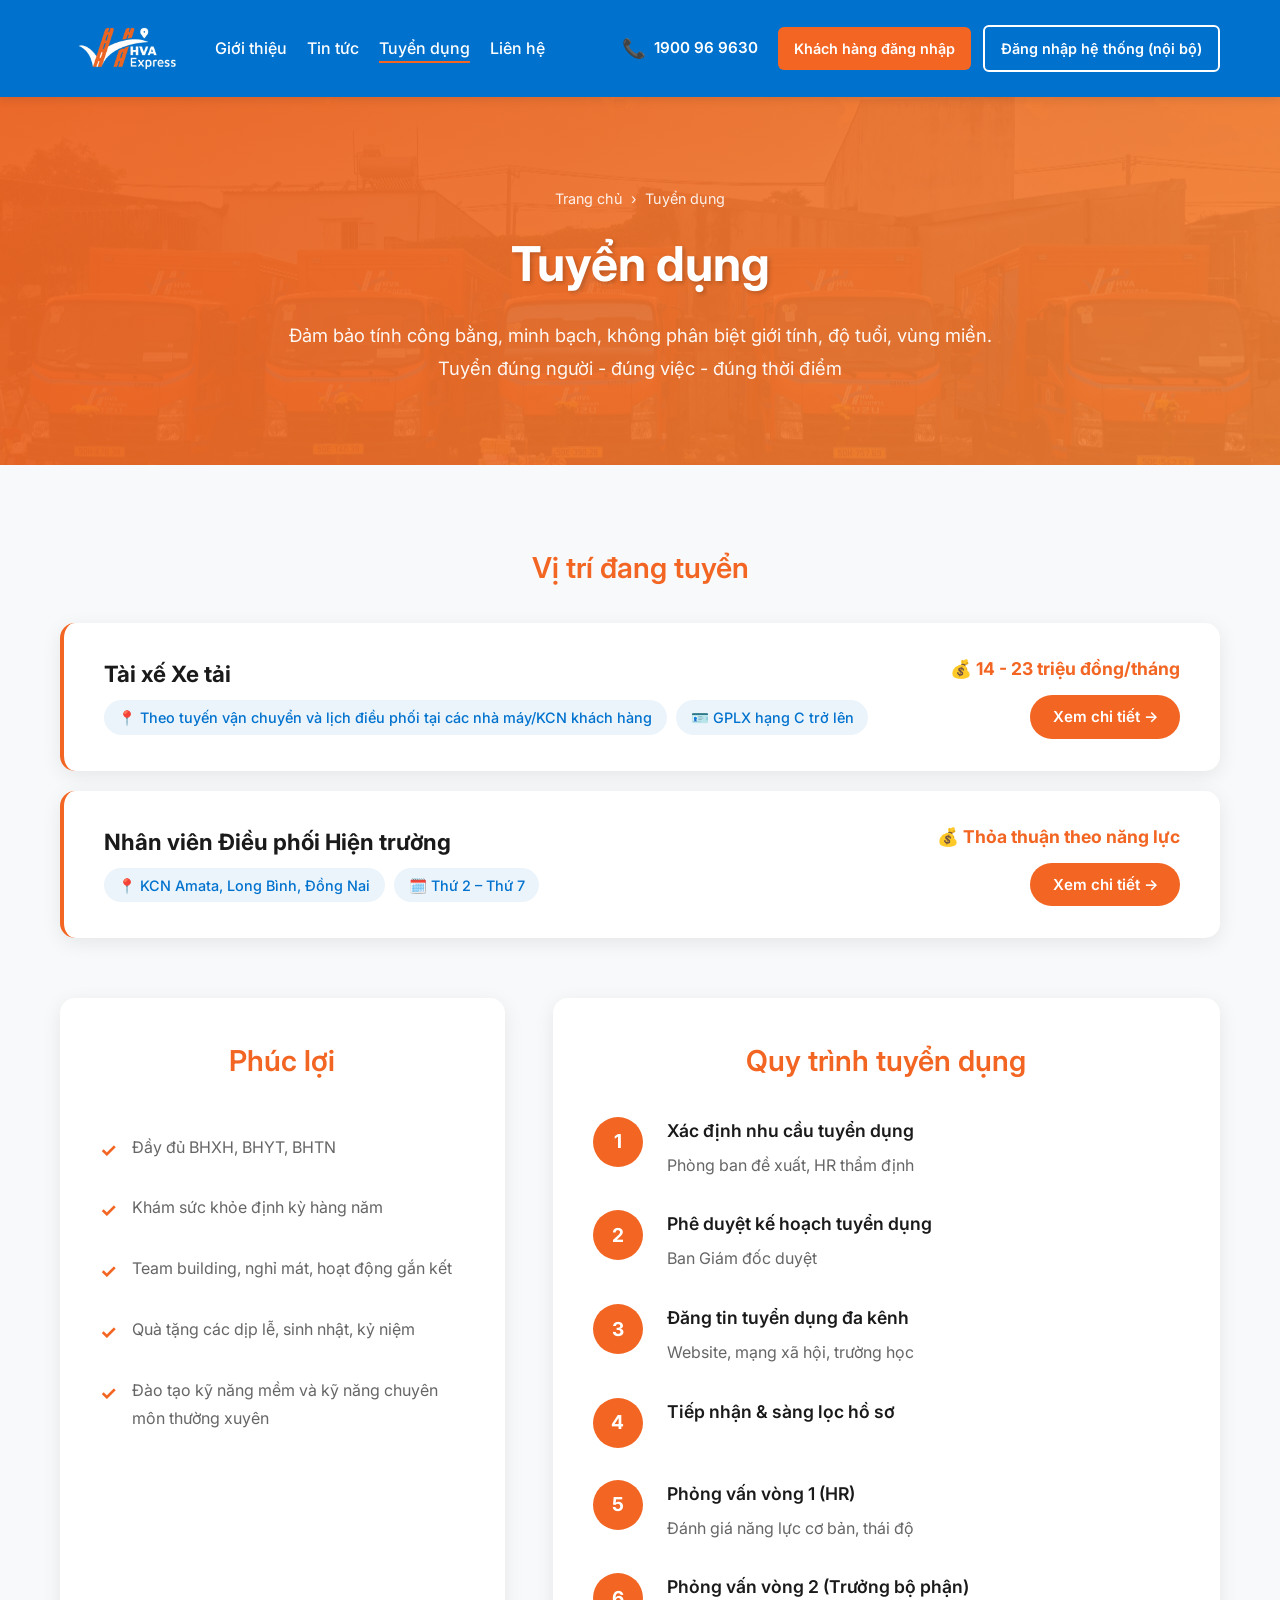
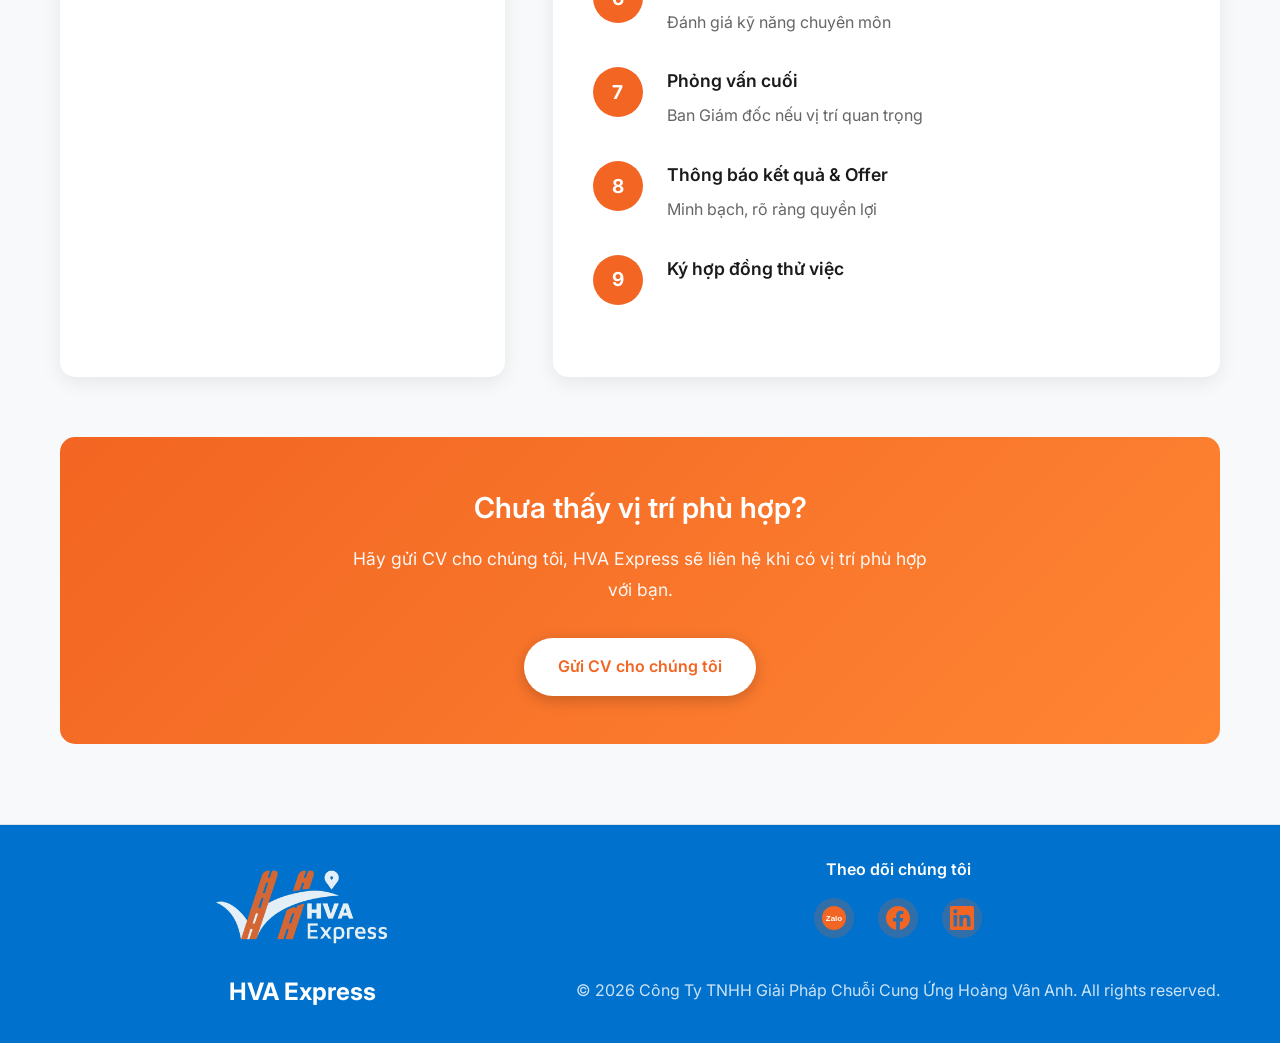
<file: tuyen-dung.html>
<!doctype html>
<html lang="vi">
  <head>
    <meta charset="UTF-8" />
    <meta name="viewport" content="width=device-width, initial-scale=1.0" />
    <title>Tuyển dụng - HVA Express</title>
    <link rel="stylesheet" href="styles.css" />
    <link rel="preconnect" href="https://fonts.googleapis.com" />
    <link rel="preconnect" href="https://fonts.gstatic.com" crossorigin />
    <link
      href="https://fonts.googleapis.com/css2?family=Inter:wght@300;400;500;600;700&display=swap"
      rel="stylesheet"
    />
    <link rel="icon" href="favicon.ico" type="image/x-icon" />
  </head>
  <body>
    <!-- Navigation -->
    <nav class="navbar">
      <div class="container">
        <div class="nav-content">
          <div class="logo">
            <a href="index.html">
              <img
                src="logo_white3.png"
                alt="HVA Express Logo"
                class="logo-img"
              />
            </a>
          </div>
          <ul class="nav-menu" id="navMenu">
            <li>
              <a href="index.html#gioi-thieu" data-i18n="nav.introduction"
                >Giới thiệu</a
              >
            </li>
            <li>
              <a href="tin-tuc.html" data-i18n="nav.news">Tin tức</a>
            </li>
            <li>
              <a
                href="tuyen-dung.html"
                class="active"
                data-i18n="nav.recruitment"
                >Tuyển dụng</a
              >
            </li>
            <li>
              <a href="lien-he.html" data-i18n="nav.contact">Liên hệ</a>
            </li>
            <li class="nav-auth-divider"></li>
            <li class="nav-auth-item">
              <a
                href="https://kh.hoangvananh.vn/index_vl.php"
                class="nav-btn-login customer-login"
                target="_blank"
              >
                Khách hàng đăng nhập
              </a>
            </li>
            <li class="nav-auth-item">
              <a
                href="https://quanly.hoangvananh.vn/index_vl.php"
                class="nav-btn-login system-login"
                target="_blank"
              >
                Đăng nhập hệ thống (nội bộ)
              </a>
            </li>
          </ul>
          <div class="language-switcher">
            <button class="lang-btn" id="langBtn" aria-label="Language">
              <span class="lang-icon" id="langIcon">🇻🇳</span>
              <span class="lang-text" data-i18n="lang.current">VI</span>
            </button>
          </div>
          <div class="hotline-info">
            <span class="hotline-icon">📞</span>
            <a href="tel:1900969630" class="hotline-number">1900 96 9630</a>
          </div>
          <div class="auth-buttons">
            <a
              href="https://kh.hoangvananh.vn/index_vl.php"
              class="btn-login customer-login"
              target="_blank"
            >
              Khách hàng đăng nhập
            </a>
            <a
              href="https://quanly.hoangvananh.vn/index_vl.php"
              class="btn-login system-login"
              target="_blank"
            >
              Đăng nhập hệ thống (nội bộ)
            </a>
          </div>
          <button class="menu-toggle" id="menuToggle" aria-label="Toggle menu">
            <span></span>
            <span></span>
            <span></span>
          </button>
        </div>
      </div>
    </nav>

    <!-- Page Hero -->
    <section class="page-hero">
      <div class="container">
        <nav class="breadcrumb" aria-label="Breadcrumb">
          <a href="index.html" data-i18n="nav.home">Trang chủ</a>
          <span>›</span>
          <span data-i18n="nav.recruitment">Tuyển dụng</span>
        </nav>
        <h1 class="page-hero-title" data-i18n="recruitment.title">
          Tuyển dụng
        </h1>
        <p class="page-hero-subtitle" data-i18n="recruitment.subtitle">
          Đảm bảo tính công bằng, minh bạch, không phân biệt giới tính, độ tuổi,
          vùng miền. Tuyển đúng người - đúng việc - đúng thời điểm
        </p>
      </div>
    </section>

    <!-- Recruitment Section -->
    <section class="section recruitment-section">
      <div class="container">
        <!-- Job Listings: mỗi job là 1 trang riêng trong thư mục viec-lam/ -->
        <div class="jobs-section">
          <h2 class="subsection-title" data-i18n="recruitment.jobs.title">
            Vị trí đang tuyển
          </h2>
          <div class="jobs-list">
            <a href="viec-lam/tai-xe-xe-tai.html" class="job-item">
              <div class="job-item-main">
                <h3 class="job-title">Tài xế Xe tải</h3>
                <ul class="job-meta">
                  <li>
                    📍 Theo tuyến vận chuyển và lịch điều phối tại các nhà
                    máy/KCN khách hàng
                  </li>
                  <li>🪪 GPLX hạng C trở lên</li>
                </ul>
              </div>
              <div class="job-item-side">
                <p class="job-salary">💰 14 - 23 triệu đồng/tháng</p>
                <span
                  class="job-item-link"
                  data-i18n="recruitment.jobs.viewDetails"
                  >Xem chi tiết</span
                >
              </div>
            </a>
            <a
              href="viec-lam/nhan-vien-dieu-phoi-hien-truong.html"
              class="job-item"
            >
              <div class="job-item-main">
                <h3 class="job-title">Nhân viên Điều phối Hiện trường</h3>
                <ul class="job-meta">
                  <li>📍 KCN Amata, Long Bình, Đồng Nai</li>
                  <li>🗓️ Thứ 2 – Thứ 7</li>
                </ul>
              </div>
              <div class="job-item-side">
                <p class="job-salary">💰 Thỏa thuận theo năng lực</p>
                <span
                  class="job-item-link"
                  data-i18n="recruitment.jobs.viewDetails"
                  >Xem chi tiết</span
                >
              </div>
            </a>
          </div>
        </div>

        <div class="recruitment-content">
          <div class="recruitment-benefits">
            <h3 class="subsection-title" data-i18n="recruitment.benefits.title">
              Phúc lợi
            </h3>
            <ul class="benefits-list">
              <li data-i18n="recruitment.benefits.list.0">
                Đầy đủ BHXH, BHYT, BHTN
              </li>
              <li data-i18n="recruitment.benefits.list.1">
                Khám sức khỏe định kỳ hàng năm
              </li>
              <li data-i18n="recruitment.benefits.list.2">
                Team building, nghỉ mát, hoạt động gắn kết
              </li>
              <li data-i18n="recruitment.benefits.list.3">
                Quà tặng các dịp lễ, sinh nhật, kỷ niệm
              </li>
              <li data-i18n="recruitment.benefits.list.4">
                Đào tạo kỹ năng mềm và kỹ năng chuyên môn thường xuyên
              </li>
            </ul>
          </div>

          <div class="recruitment-process">
            <h3 class="subsection-title" data-i18n="recruitment.process.title">
              Quy trình tuyển dụng
            </h3>
            <div class="process-steps">
              <div class="process-step">
                <div class="step-number">1</div>
                <div class="step-content">
                  <h4 data-i18n="recruitment.process.steps.0.title">
                    Xác định nhu cầu tuyển dụng
                  </h4>
                  <p data-i18n="recruitment.process.steps.0.desc">
                    Phòng ban đề xuất, HR thẩm định
                  </p>
                </div>
              </div>
              <div class="process-step">
                <div class="step-number">2</div>
                <div class="step-content">
                  <h4 data-i18n="recruitment.process.steps.1.title">
                    Phê duyệt kế hoạch tuyển dụng
                  </h4>
                  <p data-i18n="recruitment.process.steps.1.desc">
                    Ban Giám đốc duyệt
                  </p>
                </div>
              </div>
              <div class="process-step">
                <div class="step-number">3</div>
                <div class="step-content">
                  <h4 data-i18n="recruitment.process.steps.2.title">
                    Đăng tin tuyển dụng đa kênh
                  </h4>
                  <p data-i18n="recruitment.process.steps.2.desc">
                    Website, mạng xã hội, trường học
                  </p>
                </div>
              </div>
              <div class="process-step">
                <div class="step-number">4</div>
                <div class="step-content">
                  <h4 data-i18n="recruitment.process.steps.3.title">
                    Tiếp nhận & sàng lọc hồ sơ
                  </h4>
                </div>
              </div>
              <div class="process-step">
                <div class="step-number">5</div>
                <div class="step-content">
                  <h4 data-i18n="recruitment.process.steps.4.title">
                    Phỏng vấn vòng 1 (HR)
                  </h4>
                  <p data-i18n="recruitment.process.steps.4.desc">
                    Đánh giá năng lực cơ bản, thái độ
                  </p>
                </div>
              </div>
              <div class="process-step">
                <div class="step-number">6</div>
                <div class="step-content">
                  <h4 data-i18n="recruitment.process.steps.5.title">
                    Phỏng vấn vòng 2 (Trưởng bộ phận)
                  </h4>
                  <p data-i18n="recruitment.process.steps.5.desc">
                    Đánh giá kỹ năng chuyên môn
                  </p>
                </div>
              </div>
              <div class="process-step">
                <div class="step-number">7</div>
                <div class="step-content">
                  <h4 data-i18n="recruitment.process.steps.6.title">
                    Phỏng vấn cuối
                  </h4>
                  <p data-i18n="recruitment.process.steps.6.desc">
                    Ban Giám đốc nếu vị trí quan trọng
                  </p>
                </div>
              </div>
              <div class="process-step">
                <div class="step-number">8</div>
                <div class="step-content">
                  <h4 data-i18n="recruitment.process.steps.7.title">
                    Thông báo kết quả & Offer
                  </h4>
                  <p data-i18n="recruitment.process.steps.7.desc">
                    Minh bạch, rõ ràng quyền lợi
                  </p>
                </div>
              </div>
              <div class="process-step">
                <div class="step-number">9</div>
                <div class="step-content">
                  <h4 data-i18n="recruitment.process.steps.8.title">
                    Ký hợp đồng thử việc
                  </h4>
                </div>
              </div>
            </div>
          </div>
        </div>

        <div class="recruitment-cta">
          <h3 data-i18n="recruitment.more.title">Chưa thấy vị trí phù hợp?</h3>
          <p data-i18n="recruitment.more.text">
            Hãy gửi CV cho chúng tôi, HVA Express sẽ liên hệ khi có vị trí phù
            hợp với bạn.
          </p>
          <a
            href="mailto:hr@hvaexpress.vn?subject=G%E1%BB%ADi%20CV"
            class="btn btn-primary"
            data-i18n="recruitment.more.button"
            >Gửi CV cho chúng tôi</a
          >
        </div>
      </div>
    </section>

    <!-- Footer -->
    <footer class="footer">
      <div class="container">
        <div class="footer-content">
          <div class="footer-logo">
            <img
              src="logo_white3.png"
              alt="HVA Express Logo"
              class="footer-logo-img"
            />
            <h3>HVA Express</h3>
          </div>
          <div class="footer-social">
            <h4 data-i18n="footer.followUs">Follow Us</h4>
            <div class="social-links">
              <a
                href="https://zalo.me/105372179891841635"
                target="_blank"
                rel="noopener noreferrer"
                aria-label="Zalo"
                class="social-link"
              >
                <svg
                  width="24"
                  height="24"
                  viewBox="0 0 24 24"
                  fill="currentColor"
                >
                  <circle cx="12" cy="12" r="12" fill="currentColor" />
                  <text
                    x="12"
                    y="15"
                    font-size="8"
                    font-weight="bold"
                    text-anchor="middle"
                    fill="white"
                    font-family="Arial"
                  >
                    Zalo
                  </text>
                </svg>
              </a>
              <a
                href="https://www.facebook.com/HVAexpress"
                target="_blank"
                rel="noopener noreferrer"
                aria-label="Facebook"
                class="social-link"
              >
                <svg
                  width="24"
                  height="24"
                  viewBox="0 0 24 24"
                  fill="currentColor"
                >
                  <path
                    d="M24 12.073c0-6.627-5.373-12-12-12s-12 5.373-12 12c0 5.99 4.388 10.954 10.125 11.854v-8.385H7.078v-3.47h3.047V9.43c0-3.007 1.792-4.669 4.533-4.669 1.312 0 2.686.235 2.686.235v2.953H15.83c-1.491 0-1.956.925-1.956 1.874v2.25h3.328l-.532 3.47h-2.796v8.385C19.612 23.027 24 18.062 24 12.073z"
                  />
                </svg>
              </a>
              <a
                href="https://www.linkedin.com/in/quang-vu-pham-8b26419b/"
                target="_blank"
                rel="noopener noreferrer"
                aria-label="LinkedIn"
                class="social-link"
              >
                <svg
                  width="24"
                  height="24"
                  viewBox="0 0 24 24"
                  fill="currentColor"
                >
                  <path
                    d="M20.447 20.452h-3.554v-5.569c0-1.328-.027-3.037-1.852-3.037-1.853 0-2.136 1.445-2.136 2.939v5.667H9.351V9h3.414v1.561h.046c.477-.9 1.637-1.85 3.37-1.85 3.601 0 4.267 2.37 4.267 5.455v6.286zM5.337 7.433c-1.144 0-2.063-.926-2.063-2.065 0-1.138.92-2.063 2.063-2.063 1.14 0 2.064.925 2.064 2.063 0 1.139-.925 2.065-2.064 2.065zm1.782 13.019H3.555V9h3.564v11.452zM22.225 0H1.771C.792 0 0 .774 0 1.729v20.542C0 23.227.792 24 1.771 24h20.451C23.2 24 24 23.227 24 22.271V1.729C24 .774 23.2 0 22.225 0z"
                  />
                </svg>
              </a>
            </div>
          </div>
          <div class="footer-info">
            <p data-i18n="footer.copyright">
              &copy; 2026 Công Ty TNHH Giải Pháp Chuỗi Cung Ứng Hoàng Vân Anh.
              All rights reserved.
            </p>
          </div>
        </div>
      </div>
    </footer>

    <script src="translations.js"></script>
    <script src="script.js"></script>
  </body>
</html>
</file>
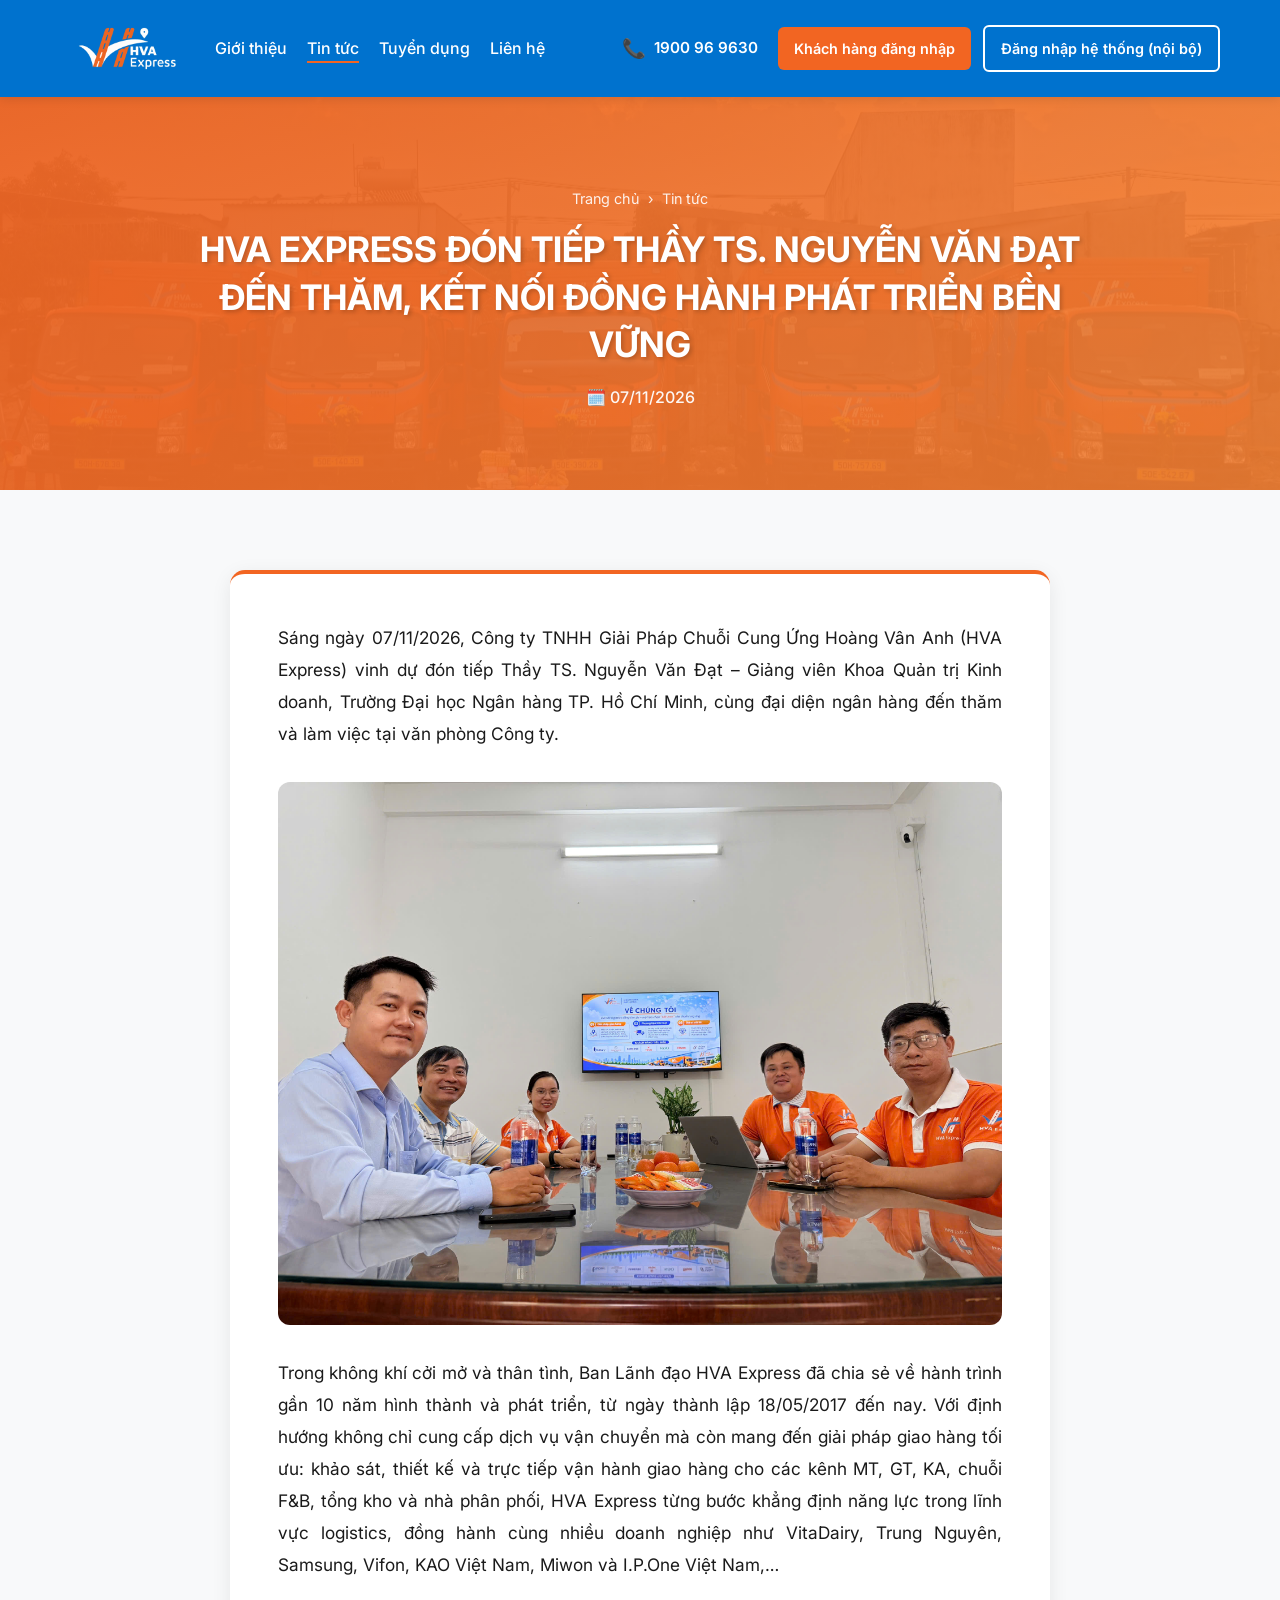
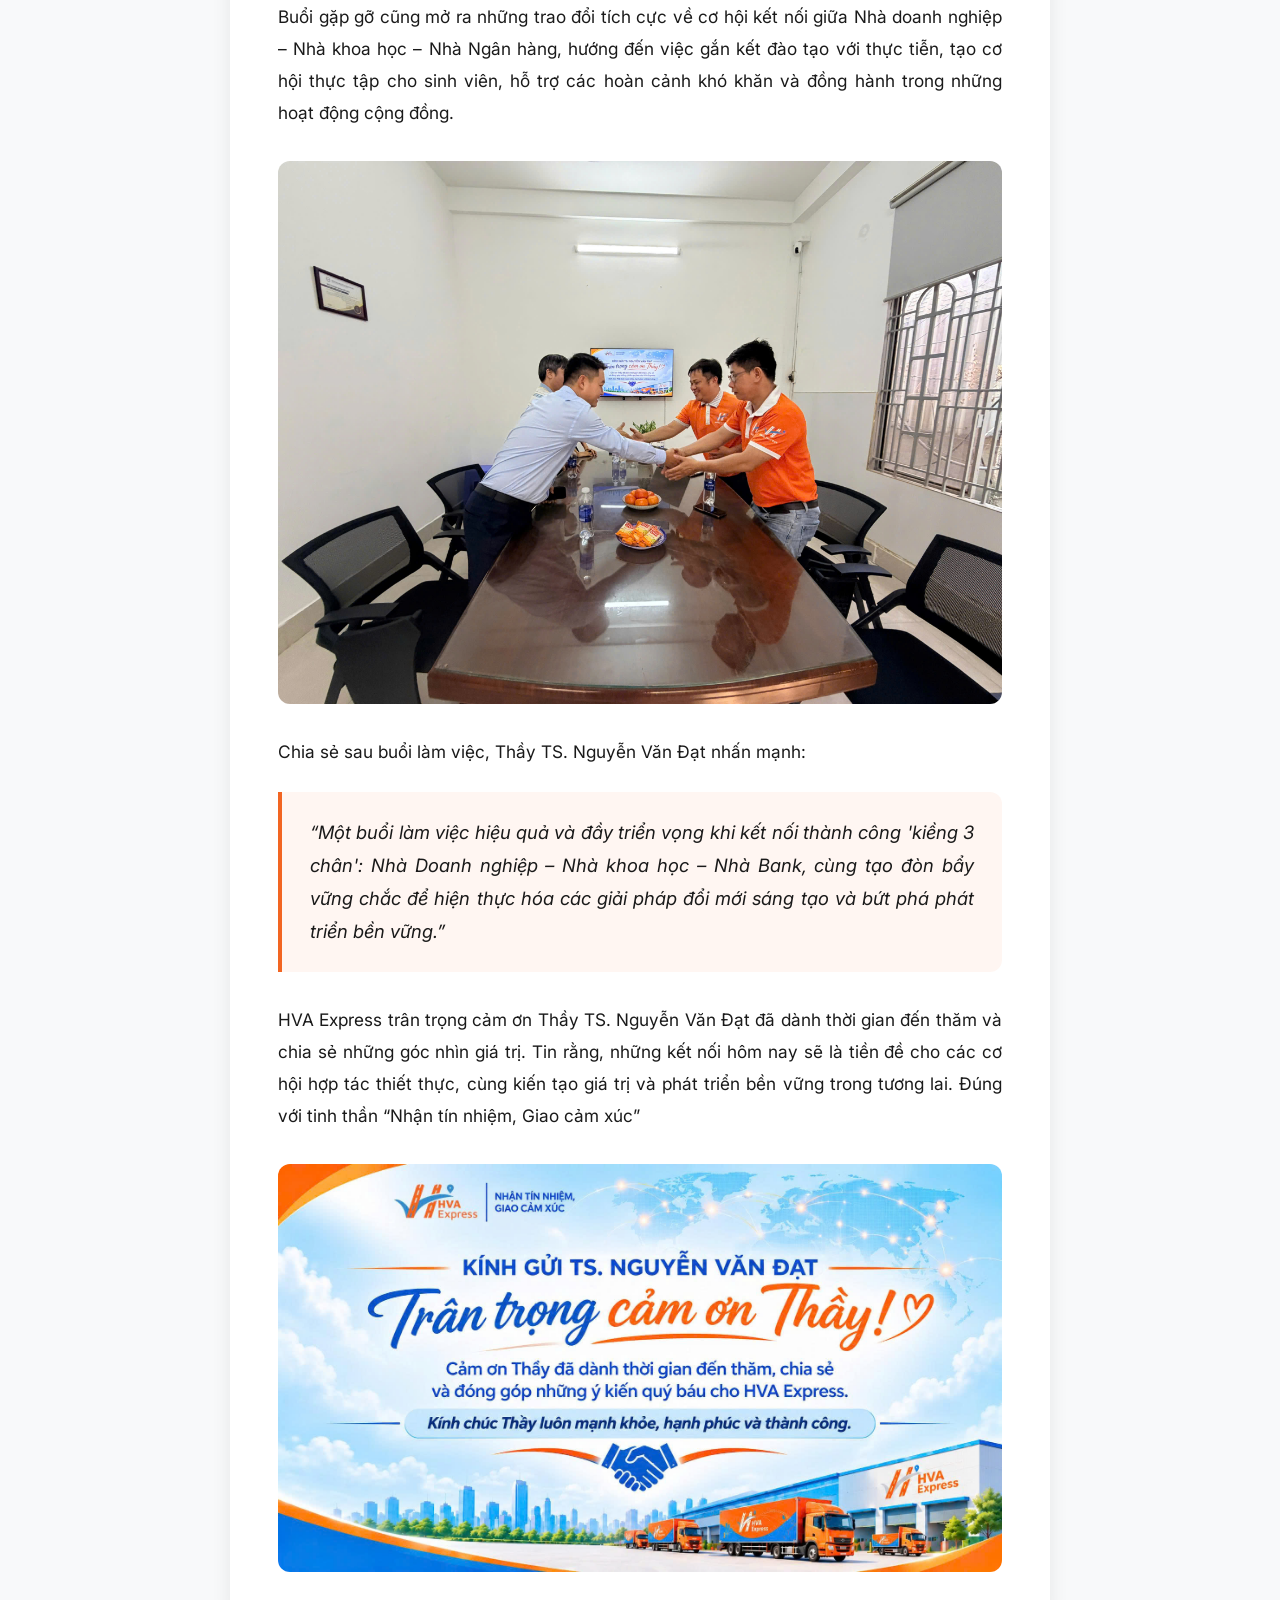
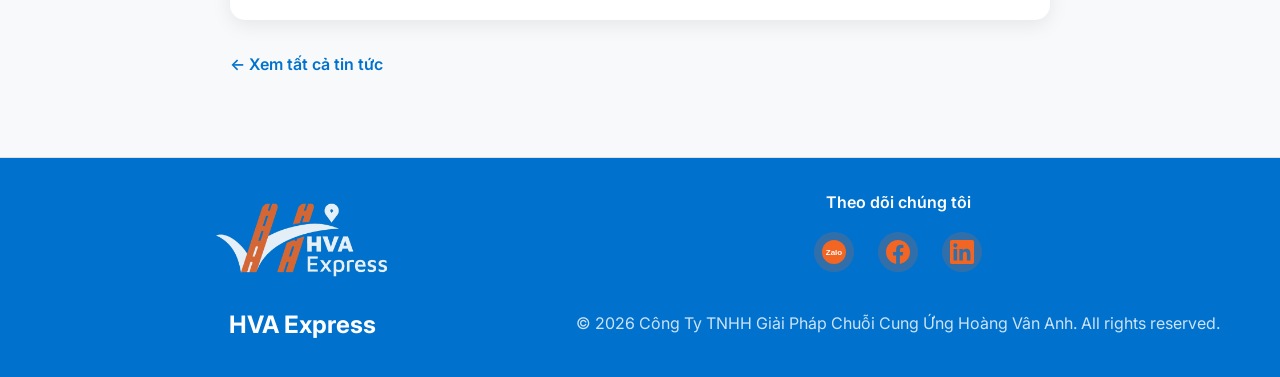
<file: bai-viet/hva-express-don-tiep-ts-nguyen-van-dat.html>
<!doctype html>
<html lang="vi">
  <head>
    <meta charset="UTF-8" />
    <meta name="viewport" content="width=device-width, initial-scale=1.0" />
    <title>
      HVA EXPRESS ĐÓN TIẾP THẦY TS. NGUYỄN VĂN ĐẠT ĐẾN THĂM, KẾT NỐI ĐỒNG HÀNH PHÁT
      TRIỂN BỀN VỮNG | HVA Express
    </title>
    <meta
      name="description"
      content="Sáng ngày 07/11/2026, HVA Express vinh dự đón tiếp Thầy TS. Nguyễn Văn Đạt – Giảng viên Khoa Quản trị Kinh doanh, Trường Đại học Ngân hàng TP. Hồ Chí Minh, cùng đại diện ngân hàng đến thăm và làm việc."
    />
    <link
      rel="canonical"
      href="https://hvaexpress.vn/bai-viet/hva-express-don-tiep-ts-nguyen-van-dat.html"
    />

    <!-- Open Graph: ảnh/tiêu đề khi chia sẻ link qua Facebook, Zalo -->
    <meta property="og:type" content="article" />
    <meta property="og:site_name" content="HVA Express" />
    <meta
      property="og:url"
      content="https://hvaexpress.vn/bai-viet/hva-express-don-tiep-ts-nguyen-van-dat.html"
    />
    <meta
      property="og:title"
      content="HVA EXPRESS ĐÓN TIẾP THẦY TS. NGUYỄN VĂN ĐẠT ĐẾN THĂM, KẾT NỐI ĐỒNG HÀNH PHÁT TRIỂN BỀN VỮNG"
    />
    <meta
      property="og:description"
      content="Kết nối 'kiềng 3 chân': Nhà Doanh nghiệp – Nhà khoa học – Nhà Bank, hướng đến gắn kết đào tạo với thực tiễn và phát triển bền vững."
    />
    <meta
      property="og:image"
      content="https://hvaexpress.vn/bai-viet/images/hva-express-don-tiep-ts-nguyen-van-dat/1-chao-mung.jpg"
    />
    <meta property="article:published_time" content="2026-11-07" />

    <!-- Structured data cho Google -->
    <script type="application/ld+json">
      {
        "@context": "https://schema.org",
        "@type": "NewsArticle",
        "headline": "HVA EXPRESS ĐÓN TIẾP THẦY TS. NGUYỄN VĂN ĐẠT ĐẾN THĂM, KẾT NỐI ĐỒNG HÀNH PHÁT TRIỂN BỀN VỮNG",
        "image": [
          "https://hvaexpress.vn/bai-viet/images/hva-express-don-tiep-ts-nguyen-van-dat/1-chao-mung.jpg",
          "https://hvaexpress.vn/bai-viet/images/hva-express-don-tiep-ts-nguyen-van-dat/2-gioi-thieu.jpg",
          "https://hvaexpress.vn/bai-viet/images/hva-express-don-tiep-ts-nguyen-van-dat/3-bat-tay.jpg",
          "https://hvaexpress.vn/bai-viet/images/hva-express-don-tiep-ts-nguyen-van-dat/4-cam-on.jpg"
        ],
        "datePublished": "2026-11-07",
        "author": {
          "@type": "Organization",
          "name": "HVA Express",
          "url": "https://hvaexpress.vn"
        },
        "publisher": {
          "@type": "Organization",
          "name": "HVA Express",
          "logo": {
            "@type": "ImageObject",
            "url": "https://hvaexpress.vn/logo.png"
          }
        }
      }
    </script>

    <link rel="stylesheet" href="../styles.css" />
    <link rel="preconnect" href="https://fonts.googleapis.com" />
    <link rel="preconnect" href="https://fonts.gstatic.com" crossorigin />
    <link
      href="https://fonts.googleapis.com/css2?family=Inter:wght@300;400;500;600;700&display=swap"
      rel="stylesheet"
    />
    <link rel="icon" href="../favicon.ico" type="image/x-icon" />
  </head>
  <body>
    <!-- Navigation -->
    <nav class="navbar">
      <div class="container">
        <div class="nav-content">
          <div class="logo">
            <a href="../index.html">
              <img
                src="../logo_white3.png"
                alt="HVA Express Logo"
                class="logo-img"
              />
            </a>
          </div>
          <ul class="nav-menu" id="navMenu">
            <li>
              <a href="../index.html#gioi-thieu" data-i18n="nav.introduction"
                >Giới thiệu</a
              >
            </li>
            <li>
              <a href="../tin-tuc.html" class="active" data-i18n="nav.news">Tin tức</a>
            </li>
            <li>
              <a
                href="../tuyen-dung.html"
                data-i18n="nav.recruitment"
                >Tuyển dụng</a
              >
            </li>
            <li>
              <a href="../lien-he.html" data-i18n="nav.contact">Liên hệ</a>
            </li>
            <li class="nav-auth-divider"></li>
            <li class="nav-auth-item">
              <a
                href="https://kh.hoangvananh.vn/index_vl.php"
                class="nav-btn-login customer-login"
                target="_blank"
              >
                Khách hàng đăng nhập
              </a>
            </li>
            <li class="nav-auth-item">
              <a
                href="https://quanly.hoangvananh.vn/index_vl.php"
                class="nav-btn-login system-login"
                target="_blank"
              >
                Đăng nhập hệ thống (nội bộ)
              </a>
            </li>
          </ul>
          <div class="language-switcher">
            <button class="lang-btn" id="langBtn" aria-label="Language">
              <span class="lang-icon" id="langIcon">🇻🇳</span>
              <span class="lang-text" data-i18n="lang.current">VI</span>
            </button>
          </div>
          <div class="hotline-info">
            <span class="hotline-icon">📞</span>
            <a href="tel:1900969630" class="hotline-number">1900 96 9630</a>
          </div>
          <div class="auth-buttons">
            <a
              href="https://kh.hoangvananh.vn/index_vl.php"
              class="btn-login customer-login"
              target="_blank"
            >
              Khách hàng đăng nhập
            </a>
            <a
              href="https://quanly.hoangvananh.vn/index_vl.php"
              class="btn-login system-login"
              target="_blank"
            >
              Đăng nhập hệ thống (nội bộ)
            </a>
          </div>
          <button class="menu-toggle" id="menuToggle" aria-label="Toggle menu">
            <span></span>
            <span></span>
            <span></span>
          </button>
        </div>
      </div>
    </nav>

    <!-- Page Hero -->
    <section class="page-hero article-hero">
      <div class="container">
        <nav class="breadcrumb" aria-label="Breadcrumb">
          <a href="../index.html" data-i18n="nav.home">Trang chủ</a>
          <span>›</span>
          <a href="../tin-tuc.html" data-i18n="nav.news">Tin tức</a>
        </nav>
        <h1 class="page-hero-title">
          HVA EXPRESS ĐÓN TIẾP THẦY TS. NGUYỄN VĂN ĐẠT ĐẾN THĂM, KẾT NỐI ĐỒNG HÀNH
          PHÁT TRIỂN BỀN VỮNG
        </h1>
        <p class="article-date">🗓️ 07/11/2026</p>
      </div>
    </section>

    <!-- Article -->
    <section class="section article-section">
      <div class="container">
        <article class="article">
          <p>
            Sáng ngày 07/11/2026, Công ty TNHH Giải Pháp Chuỗi Cung Ứng Hoàng Vân
            Anh (HVA Express) vinh dự đón tiếp Thầy TS. Nguyễn Văn Đạt – Giảng viên
            Khoa Quản trị Kinh doanh, Trường Đại học Ngân hàng TP. Hồ Chí Minh,
            cùng đại diện ngân hàng đến thăm và làm việc tại văn phòng Công ty.
          </p>

          <figure class="article-figure">
            <a
              href="images/hva-express-don-tiep-ts-nguyen-van-dat/2-gioi-thieu.jpg"
              target="_blank"
            >
              <img
                src="images/hva-express-don-tiep-ts-nguyen-van-dat/2-gioi-thieu.jpg"
                width="2560"
                height="1920"
                alt="Buổi làm việc giữa HVA Express với Thầy TS. Nguyễn Văn Đạt và đại diện ngân hàng tại văn phòng Công ty"
              />
            </a>
          </figure>

          <p>
            Trong không khí cởi mở và thân tình, Ban Lãnh đạo HVA Express đã chia
            sẻ về hành trình gần 10 năm hình thành và phát triển, từ ngày thành
            lập 18/05/2017 đến nay. Với định hướng không chỉ cung cấp dịch vụ vận
            chuyển mà còn mang đến giải pháp giao hàng tối ưu: khảo sát, thiết kế
            và trực tiếp vận hành giao hàng cho các kênh MT, GT, KA, chuỗi F&amp;B,
            tổng kho và nhà phân phối, HVA Express từng bước khẳng định năng lực
            trong lĩnh vực logistics, đồng hành cùng nhiều doanh nghiệp như
            VitaDairy, Trung Nguyên, Samsung, Vifon, KAO Việt Nam, Miwon và I.P.One
            Việt Nam,…
          </p>

          <p>
            Buổi gặp gỡ cũng mở ra những trao đổi tích cực về cơ hội kết nối giữa
            Nhà doanh nghiệp – Nhà khoa học – Nhà Ngân hàng, hướng đến việc gắn kết
            đào tạo với thực tiễn, tạo cơ hội thực tập cho sinh viên, hỗ trợ các
            hoàn cảnh khó khăn và đồng hành trong những hoạt động cộng đồng.
          </p>

          <figure class="article-figure">
            <a
              href="images/hva-express-don-tiep-ts-nguyen-van-dat/3-bat-tay.jpg"
              target="_blank"
            >
              <img
                src="images/hva-express-don-tiep-ts-nguyen-van-dat/3-bat-tay.jpg"
                width="2560"
                height="1920"
                alt="HVA Express và Thầy TS. Nguyễn Văn Đạt bắt tay tại buổi làm việc"
                loading="lazy"
              />
            </a>
          </figure>

          <p>Chia sẻ sau buổi làm việc, Thầy TS. Nguyễn Văn Đạt nhấn mạnh:</p>

          <blockquote class="article-quote">
            “Một buổi làm việc hiệu quả và đầy triển vọng khi kết nối thành công
            'kiềng 3 chân': Nhà Doanh nghiệp – Nhà khoa học – Nhà Bank, cùng tạo
            đòn bẩy vững chắc để hiện thực hóa các giải pháp đổi mới sáng tạo và
            bứt phá phát triển bền vững.”
          </blockquote>

          <p>
            HVA Express trân trọng cảm ơn Thầy TS. Nguyễn Văn Đạt đã dành thời gian đến
            thăm và chia sẻ những góc nhìn giá trị. Tin rằng, những kết nối hôm
            nay sẽ là tiền đề cho các cơ hội hợp tác thiết thực, cùng kiến tạo giá
            trị và phát triển bền vững trong tương lai. Đúng với tinh thần “Nhận
            tín nhiệm, Giao cảm xúc”
          </p>

          <figure class="article-figure">
            <a
              href="images/hva-express-don-tiep-ts-nguyen-van-dat/4-cam-on.jpg"
              target="_blank"
            >
              <img
                src="images/hva-express-don-tiep-ts-nguyen-van-dat/4-cam-on.jpg"
                width="1672"
                height="941"
                alt="Banner cảm ơn Thầy TS. Nguyễn Văn Đạt đến thăm HVA Express"
                loading="lazy"
              />
            </a>
          </figure>
        </article>

        <a href="../tin-tuc.html" class="back-link" data-i18n="news.back"
          >← Xem tất cả tin tức</a
        >
      </div>
    </section>

    <!-- Footer -->
    <footer class="footer">
      <div class="container">
        <div class="footer-content">
          <div class="footer-logo">
            <img
              src="../logo_white3.png"
              alt="HVA Express Logo"
              class="footer-logo-img"
            />
            <h3>HVA Express</h3>
          </div>
          <div class="footer-social">
            <h4 data-i18n="footer.followUs">Follow Us</h4>
            <div class="social-links">
              <a
                href="https://zalo.me/105372179891841635"
                target="_blank"
                rel="noopener noreferrer"
                aria-label="Zalo"
                class="social-link"
              >
                <svg
                  width="24"
                  height="24"
                  viewBox="0 0 24 24"
                  fill="currentColor"
                >
                  <circle cx="12" cy="12" r="12" fill="currentColor" />
                  <text
                    x="12"
                    y="15"
                    font-size="8"
                    font-weight="bold"
                    text-anchor="middle"
                    fill="white"
                    font-family="Arial"
                  >
                    Zalo
                  </text>
                </svg>
              </a>
              <a
                href="https://www.facebook.com/HVAexpress"
                target="_blank"
                rel="noopener noreferrer"
                aria-label="Facebook"
                class="social-link"
              >
                <svg
                  width="24"
                  height="24"
                  viewBox="0 0 24 24"
                  fill="currentColor"
                >
                  <path
                    d="M24 12.073c0-6.627-5.373-12-12-12s-12 5.373-12 12c0 5.99 4.388 10.954 10.125 11.854v-8.385H7.078v-3.47h3.047V9.43c0-3.007 1.792-4.669 4.533-4.669 1.312 0 2.686.235 2.686.235v2.953H15.83c-1.491 0-1.956.925-1.956 1.874v2.25h3.328l-.532 3.47h-2.796v8.385C19.612 23.027 24 18.062 24 12.073z"
                  />
                </svg>
              </a>
              <a
                href="https://www.linkedin.com/in/quang-vu-pham-8b26419b/"
                target="_blank"
                rel="noopener noreferrer"
                aria-label="LinkedIn"
                class="social-link"
              >
                <svg
                  width="24"
                  height="24"
                  viewBox="0 0 24 24"
                  fill="currentColor"
                >
                  <path
                    d="M20.447 20.452h-3.554v-5.569c0-1.328-.027-3.037-1.852-3.037-1.853 0-2.136 1.445-2.136 2.939v5.667H9.351V9h3.414v1.561h.046c.477-.9 1.637-1.85 3.37-1.85 3.601 0 4.267 2.37 4.267 5.455v6.286zM5.337 7.433c-1.144 0-2.063-.926-2.063-2.065 0-1.138.92-2.063 2.063-2.063 1.14 0 2.064.925 2.064 2.063 0 1.139-.925 2.065-2.064 2.065zm1.782 13.019H3.555V9h3.564v11.452zM22.225 0H1.771C.792 0 0 .774 0 1.729v20.542C0 23.227.792 24 1.771 24h20.451C23.2 24 24 23.227 24 22.271V1.729C24 .774 23.2 0 22.225 0z"
                  />
                </svg>
              </a>
            </div>
          </div>
          <div class="footer-info">
            <p data-i18n="footer.copyright">
              &copy; 2026 Công Ty TNHH Giải Pháp Chuỗi Cung Ứng Hoàng Vân Anh.
              All rights reserved.
            </p>
          </div>
        </div>
      </div>
    </footer>

    <script src="../translations.js"></script>
    <script src="../script.js"></script>
  </body>
</html>
</file>
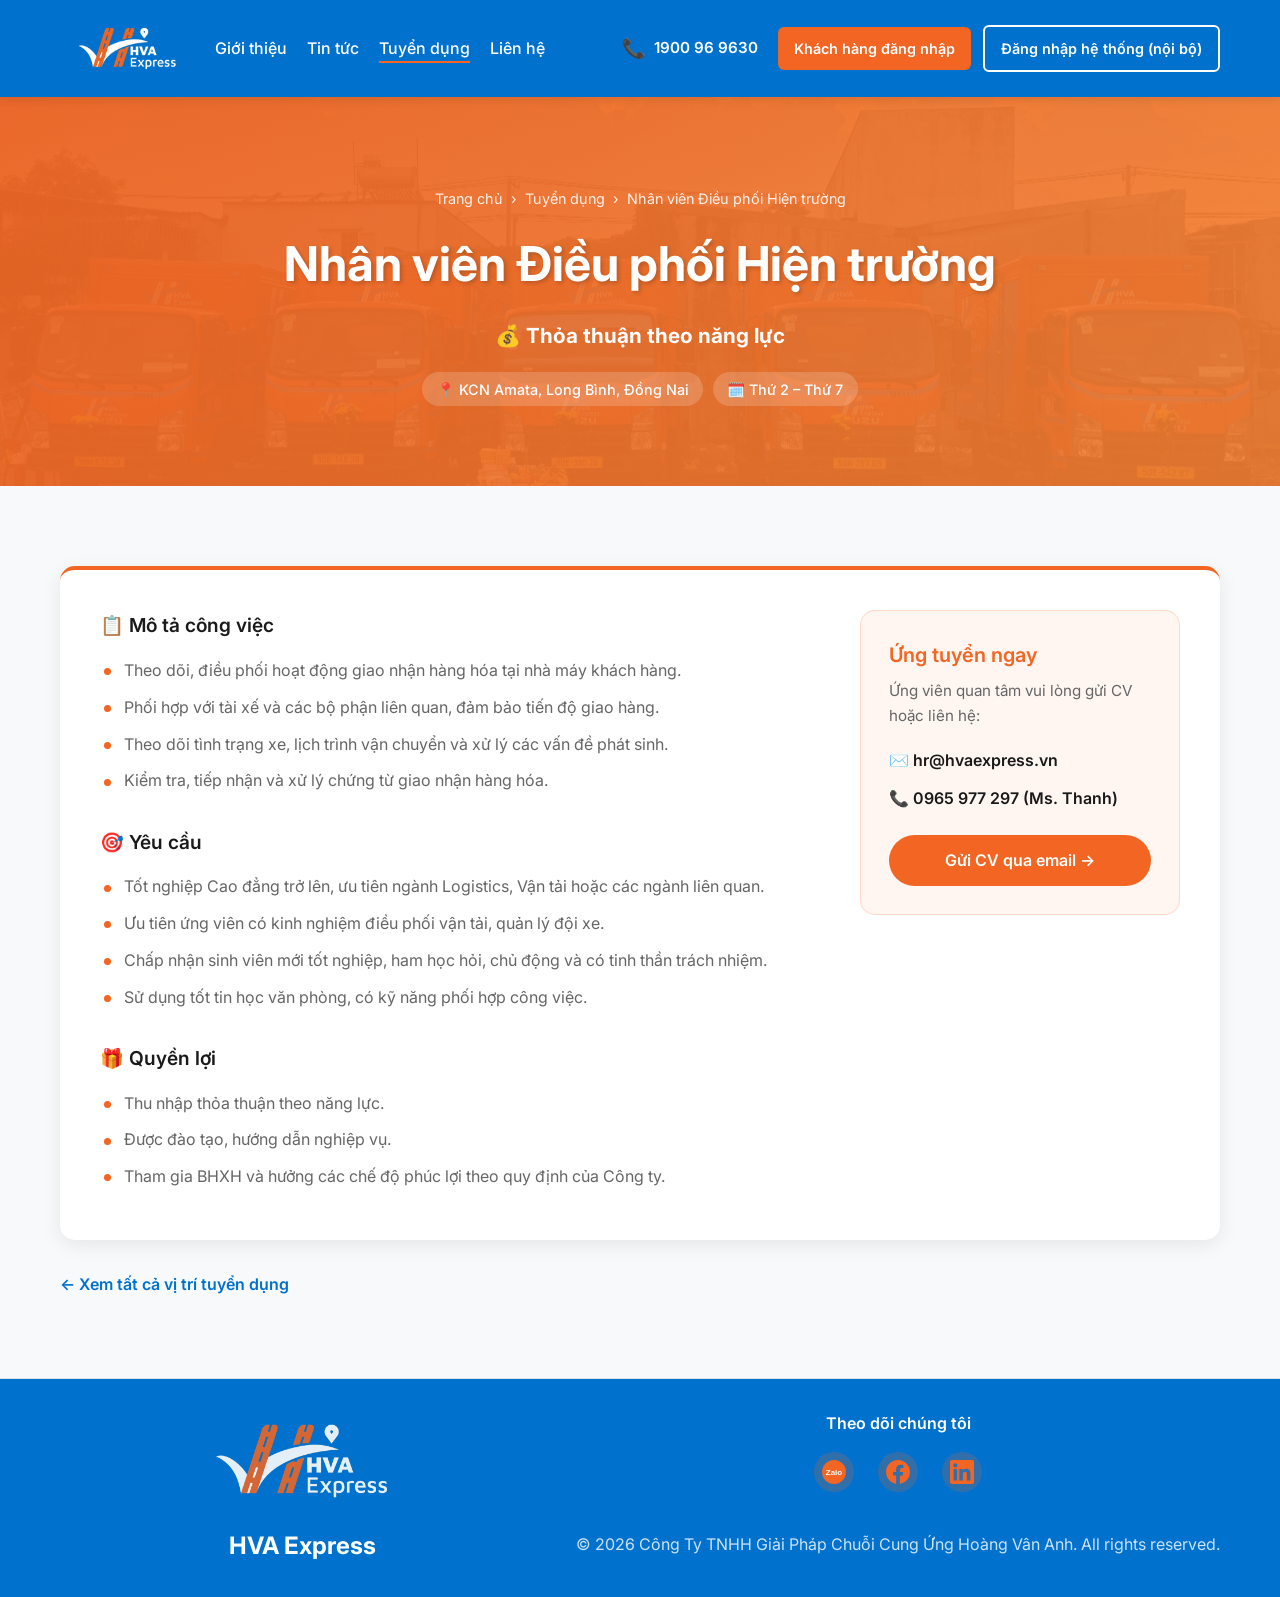
<file: viec-lam/nhan-vien-dieu-phoi-hien-truong.html>
<!doctype html>
<html lang="vi">
  <head>
    <meta charset="UTF-8" />
    <meta name="viewport" content="width=device-width, initial-scale=1.0" />
    <title>
      Tuyển Nhân viên Điều phối Hiện trường - KCN Amata, Đồng Nai | HVA Express
    </title>
    <meta
      name="description"
      content="HVA Express tuyển Nhân viên Điều phối Hiện trường tại KCN Amata, Long Bình, Đồng Nai. Thu nhập thỏa thuận theo năng lực, làm việc Thứ 2 – Thứ 7. Gửi CV về hr@hvaexpress.vn."
    />
    <link
      rel="canonical"
      href="https://hvaexpress.vn/viec-lam/nhan-vien-dieu-phoi-hien-truong.html"
    />

    <!-- Open Graph: ảnh/tiêu đề khi chia sẻ link qua Facebook, Zalo -->
    <meta property="og:type" content="website" />
    <meta property="og:site_name" content="HVA Express" />
    <meta
      property="og:url"
      content="https://hvaexpress.vn/viec-lam/nhan-vien-dieu-phoi-hien-truong.html"
    />
    <meta
      property="og:title"
      content="Tuyển Nhân viên Điều phối Hiện trường - KCN Amata, Đồng Nai"
    />
    <meta
      property="og:description"
      content="Thu nhập thỏa thuận theo năng lực, làm việc Thứ 2 – Thứ 7. Chấp nhận sinh viên mới tốt nghiệp. Gửi CV về hr@hvaexpress.vn."
    />
    <meta property="og:image" content="https://hvaexpress.vn/hero-banner.jpg" />

    <!-- Structured data cho Google Jobs -->
    <script type="application/ld+json">
      {
        "@context": "https://schema.org/",
        "@type": "JobPosting",
        "title": "Nhân viên Điều phối Hiện trường",
        "description": "<p><strong>Mô tả công việc</strong></p><ul><li>Theo dõi, điều phối hoạt động giao nhận hàng hóa tại nhà máy khách hàng.</li><li>Phối hợp với tài xế và các bộ phận liên quan, đảm bảo tiến độ giao hàng.</li><li>Theo dõi tình trạng xe, lịch trình vận chuyển và xử lý các vấn đề phát sinh.</li><li>Kiểm tra, tiếp nhận và xử lý chứng từ giao nhận hàng hóa.</li></ul><p><strong>Yêu cầu</strong></p><ul><li>Tốt nghiệp Cao đẳng trở lên, ưu tiên ngành Logistics, Vận tải hoặc các ngành liên quan.</li><li>Ưu tiên ứng viên có kinh nghiệm điều phối vận tải, quản lý đội xe.</li><li>Chấp nhận sinh viên mới tốt nghiệp, ham học hỏi, chủ động và có tinh thần trách nhiệm.</li><li>Sử dụng tốt tin học văn phòng, có kỹ năng phối hợp công việc.</li></ul><p><strong>Quyền lợi</strong></p><ul><li>Thu nhập thỏa thuận theo năng lực.</li><li>Được đào tạo, hướng dẫn nghiệp vụ.</li><li>Tham gia BHXH và hưởng các chế độ phúc lợi theo quy định của Công ty.</li></ul><p>Thời gian làm việc: Thứ 2 – Thứ 7.</p>",
        "datePosted": "2026-10-24",
        "hiringOrganization": {
          "@type": "Organization",
          "name": "HVA Express - Công Ty TNHH Giải Pháp Chuỗi Cung Ứng Hoàng Vân Anh",
          "sameAs": "https://hvaexpress.vn",
          "logo": "https://hvaexpress.vn/logo.png"
        },
        "jobLocation": {
          "@type": "Place",
          "address": {
            "@type": "PostalAddress",
            "streetAddress": "KCN Amata",
            "addressLocality": "Long Bình",
            "addressRegion": "Đồng Nai",
            "addressCountry": "VN"
          }
        }
      }
    </script>

    <link rel="stylesheet" href="../styles.css" />
    <link rel="preconnect" href="https://fonts.googleapis.com" />
    <link rel="preconnect" href="https://fonts.gstatic.com" crossorigin />
    <link
      href="https://fonts.googleapis.com/css2?family=Inter:wght@300;400;500;600;700&display=swap"
      rel="stylesheet"
    />
    <link rel="icon" href="../favicon.ico" type="image/x-icon" />
  </head>
  <body>
    <!-- Navigation -->
    <nav class="navbar">
      <div class="container">
        <div class="nav-content">
          <div class="logo">
            <a href="../index.html">
              <img
                src="../logo_white3.png"
                alt="HVA Express Logo"
                class="logo-img"
              />
            </a>
          </div>
          <ul class="nav-menu" id="navMenu">
            <li>
              <a href="../index.html#gioi-thieu" data-i18n="nav.introduction"
                >Giới thiệu</a
              >
            </li>
            <li>
              <a href="../tin-tuc.html" data-i18n="nav.news">Tin tức</a>
            </li>
            <li>
              <a
                href="../tuyen-dung.html"
                class="active"
                data-i18n="nav.recruitment"
                >Tuyển dụng</a
              >
            </li>
            <li>
              <a href="../lien-he.html" data-i18n="nav.contact">Liên hệ</a>
            </li>
            <li class="nav-auth-divider"></li>
            <li class="nav-auth-item">
              <a
                href="https://kh.hoangvananh.vn/index_vl.php"
                class="nav-btn-login customer-login"
                target="_blank"
              >
                Khách hàng đăng nhập
              </a>
            </li>
            <li class="nav-auth-item">
              <a
                href="https://quanly.hoangvananh.vn/index_vl.php"
                class="nav-btn-login system-login"
                target="_blank"
              >
                Đăng nhập hệ thống (nội bộ)
              </a>
            </li>
          </ul>
          <div class="language-switcher">
            <button class="lang-btn" id="langBtn" aria-label="Language">
              <span class="lang-icon" id="langIcon">🇻🇳</span>
              <span class="lang-text" data-i18n="lang.current">VI</span>
            </button>
          </div>
          <div class="hotline-info">
            <span class="hotline-icon">📞</span>
            <a href="tel:1900969630" class="hotline-number">1900 96 9630</a>
          </div>
          <div class="auth-buttons">
            <a
              href="https://kh.hoangvananh.vn/index_vl.php"
              class="btn-login customer-login"
              target="_blank"
            >
              Khách hàng đăng nhập
            </a>
            <a
              href="https://quanly.hoangvananh.vn/index_vl.php"
              class="btn-login system-login"
              target="_blank"
            >
              Đăng nhập hệ thống (nội bộ)
            </a>
          </div>
          <button class="menu-toggle" id="menuToggle" aria-label="Toggle menu">
            <span></span>
            <span></span>
            <span></span>
          </button>
        </div>
      </div>
    </nav>

    <!-- Page Hero -->
    <section class="page-hero job-hero">
      <div class="container">
        <nav class="breadcrumb" aria-label="Breadcrumb">
          <a href="../index.html" data-i18n="nav.home">Trang chủ</a>
          <span>›</span>
          <a href="../tuyen-dung.html" data-i18n="nav.recruitment">Tuyển dụng</a>
          <span>›</span>
          <span>Nhân viên Điều phối Hiện trường</span>
        </nav>
        <h1 class="page-hero-title">Nhân viên Điều phối Hiện trường</h1>
        <p class="job-hero-salary">💰 Thỏa thuận theo năng lực</p>
        <ul class="job-meta job-hero-meta">
          <li>📍 KCN Amata, Long Bình, Đồng Nai</li>
          <li>🗓️ Thứ 2 – Thứ 7</li>
        </ul>
      </div>
    </section>

    <!-- Job Detail -->
    <section class="section job-detail-section">
      <div class="container">
        <article class="job-post">
          <div class="job-blocks">
            <div class="job-block">
              <h2>
                📋
                <span data-i18n="recruitment.jobs.description"
                  >Mô tả công việc</span
                >
              </h2>
              <ul>
                <li>
                  Theo dõi, điều phối hoạt động giao nhận hàng hóa tại nhà máy
                  khách hàng.
                </li>
                <li>
                  Phối hợp với tài xế và các bộ phận liên quan, đảm bảo tiến độ
                  giao hàng.
                </li>
                <li>
                  Theo dõi tình trạng xe, lịch trình vận chuyển và xử lý các vấn
                  đề phát sinh.
                </li>
                <li>Kiểm tra, tiếp nhận và xử lý chứng từ giao nhận hàng hóa.</li>
              </ul>
            </div>
            <div class="job-block">
              <h2>
                🎯
                <span data-i18n="recruitment.jobs.requirements">Yêu cầu</span>
              </h2>
              <ul>
                <li>
                  Tốt nghiệp Cao đẳng trở lên, ưu tiên ngành Logistics, Vận tải
                  hoặc các ngành liên quan.
                </li>
                <li>
                  Ưu tiên ứng viên có kinh nghiệm điều phối vận tải, quản lý đội
                  xe.
                </li>
                <li>
                  Chấp nhận sinh viên mới tốt nghiệp, ham học hỏi, chủ động và có
                  tinh thần trách nhiệm.
                </li>
                <li>
                  Sử dụng tốt tin học văn phòng, có kỹ năng phối hợp công việc.
                </li>
              </ul>
            </div>
            <div class="job-block">
              <h2>
                🎁
                <span data-i18n="recruitment.jobs.benefits">Quyền lợi</span>
              </h2>
              <ul>
                <li>Thu nhập thỏa thuận theo năng lực.</li>
                <li>Được đào tạo, hướng dẫn nghiệp vụ.</li>
                <li>
                  Tham gia BHXH và hưởng các chế độ phúc lợi theo quy định của
                  Công ty.
                </li>
              </ul>
            </div>
          </div>

          <aside class="job-apply-box">
            <h2 data-i18n="recruitment.jobs.applyTitle">Ứng tuyển ngay</h2>
            <p data-i18n="recruitment.jobs.applyNote">
              Ứng viên quan tâm vui lòng gửi CV hoặc liên hệ:
            </p>
            <a
              href="mailto:hr@hvaexpress.vn?subject=%E1%BB%A8ng%20tuy%E1%BB%83n%20-%20Nh%C3%A2n%20vi%C3%AAn%20%C4%90i%E1%BB%81u%20ph%E1%BB%91i%20Hi%E1%BB%87n%20tr%C6%B0%E1%BB%9Dng"
              class="job-contact"
              >✉️ hr@hvaexpress.vn</a
            >
            <a href="tel:0965977297" class="job-contact">
              📞 0965 977 297
              <span class="job-contact-name">(Ms. Thanh)</span>
            </a>
            <a
              href="mailto:hr@hvaexpress.vn?subject=%E1%BB%A8ng%20tuy%E1%BB%83n%20-%20Nh%C3%A2n%20vi%C3%AAn%20%C4%90i%E1%BB%81u%20ph%E1%BB%91i%20Hi%E1%BB%87n%20tr%C6%B0%E1%BB%9Dng"
              class="job-apply"
              data-i18n="recruitment.jobs.applyButton"
              >Gửi CV qua email</a
            >
          </aside>
        </article>

        <a
          href="../tuyen-dung.html"
          class="job-back"
          data-i18n="recruitment.jobs.back"
          >← Xem tất cả vị trí tuyển dụng</a
        >
      </div>
    </section>

    <!-- Footer -->
    <footer class="footer">
      <div class="container">
        <div class="footer-content">
          <div class="footer-logo">
            <img
              src="../logo_white3.png"
              alt="HVA Express Logo"
              class="footer-logo-img"
            />
            <h3>HVA Express</h3>
          </div>
          <div class="footer-social">
            <h4 data-i18n="footer.followUs">Follow Us</h4>
            <div class="social-links">
              <a
                href="https://zalo.me/105372179891841635"
                target="_blank"
                rel="noopener noreferrer"
                aria-label="Zalo"
                class="social-link"
              >
                <svg
                  width="24"
                  height="24"
                  viewBox="0 0 24 24"
                  fill="currentColor"
                >
                  <circle cx="12" cy="12" r="12" fill="currentColor" />
                  <text
                    x="12"
                    y="15"
                    font-size="8"
                    font-weight="bold"
                    text-anchor="middle"
                    fill="white"
                    font-family="Arial"
                  >
                    Zalo
                  </text>
                </svg>
              </a>
              <a
                href="https://www.facebook.com/HVAexpress"
                target="_blank"
                rel="noopener noreferrer"
                aria-label="Facebook"
                class="social-link"
              >
                <svg
                  width="24"
                  height="24"
                  viewBox="0 0 24 24"
                  fill="currentColor"
                >
                  <path
                    d="M24 12.073c0-6.627-5.373-12-12-12s-12 5.373-12 12c0 5.99 4.388 10.954 10.125 11.854v-8.385H7.078v-3.47h3.047V9.43c0-3.007 1.792-4.669 4.533-4.669 1.312 0 2.686.235 2.686.235v2.953H15.83c-1.491 0-1.956.925-1.956 1.874v2.25h3.328l-.532 3.47h-2.796v8.385C19.612 23.027 24 18.062 24 12.073z"
                  />
                </svg>
              </a>
              <a
                href="https://www.linkedin.com/in/quang-vu-pham-8b26419b/"
                target="_blank"
                rel="noopener noreferrer"
                aria-label="LinkedIn"
                class="social-link"
              >
                <svg
                  width="24"
                  height="24"
                  viewBox="0 0 24 24"
                  fill="currentColor"
                >
                  <path
                    d="M20.447 20.452h-3.554v-5.569c0-1.328-.027-3.037-1.852-3.037-1.853 0-2.136 1.445-2.136 2.939v5.667H9.351V9h3.414v1.561h.046c.477-.9 1.637-1.85 3.37-1.85 3.601 0 4.267 2.37 4.267 5.455v6.286zM5.337 7.433c-1.144 0-2.063-.926-2.063-2.065 0-1.138.92-2.063 2.063-2.063 1.14 0 2.064.925 2.064 2.063 0 1.139-.925 2.065-2.064 2.065zm1.782 13.019H3.555V9h3.564v11.452zM22.225 0H1.771C.792 0 0 .774 0 1.729v20.542C0 23.227.792 24 1.771 24h20.451C23.2 24 24 23.227 24 22.271V1.729C24 .774 23.2 0 22.225 0z"
                  />
                </svg>
              </a>
            </div>
          </div>
          <div class="footer-info">
            <p data-i18n="footer.copyright">
              &copy; 2026 Công Ty TNHH Giải Pháp Chuỗi Cung Ứng Hoàng Vân Anh.
              All rights reserved.
            </p>
          </div>
        </div>
      </div>
    </footer>

    <script src="../translations.js"></script>
    <script src="../script.js"></script>
  </body>
</html>
</file>
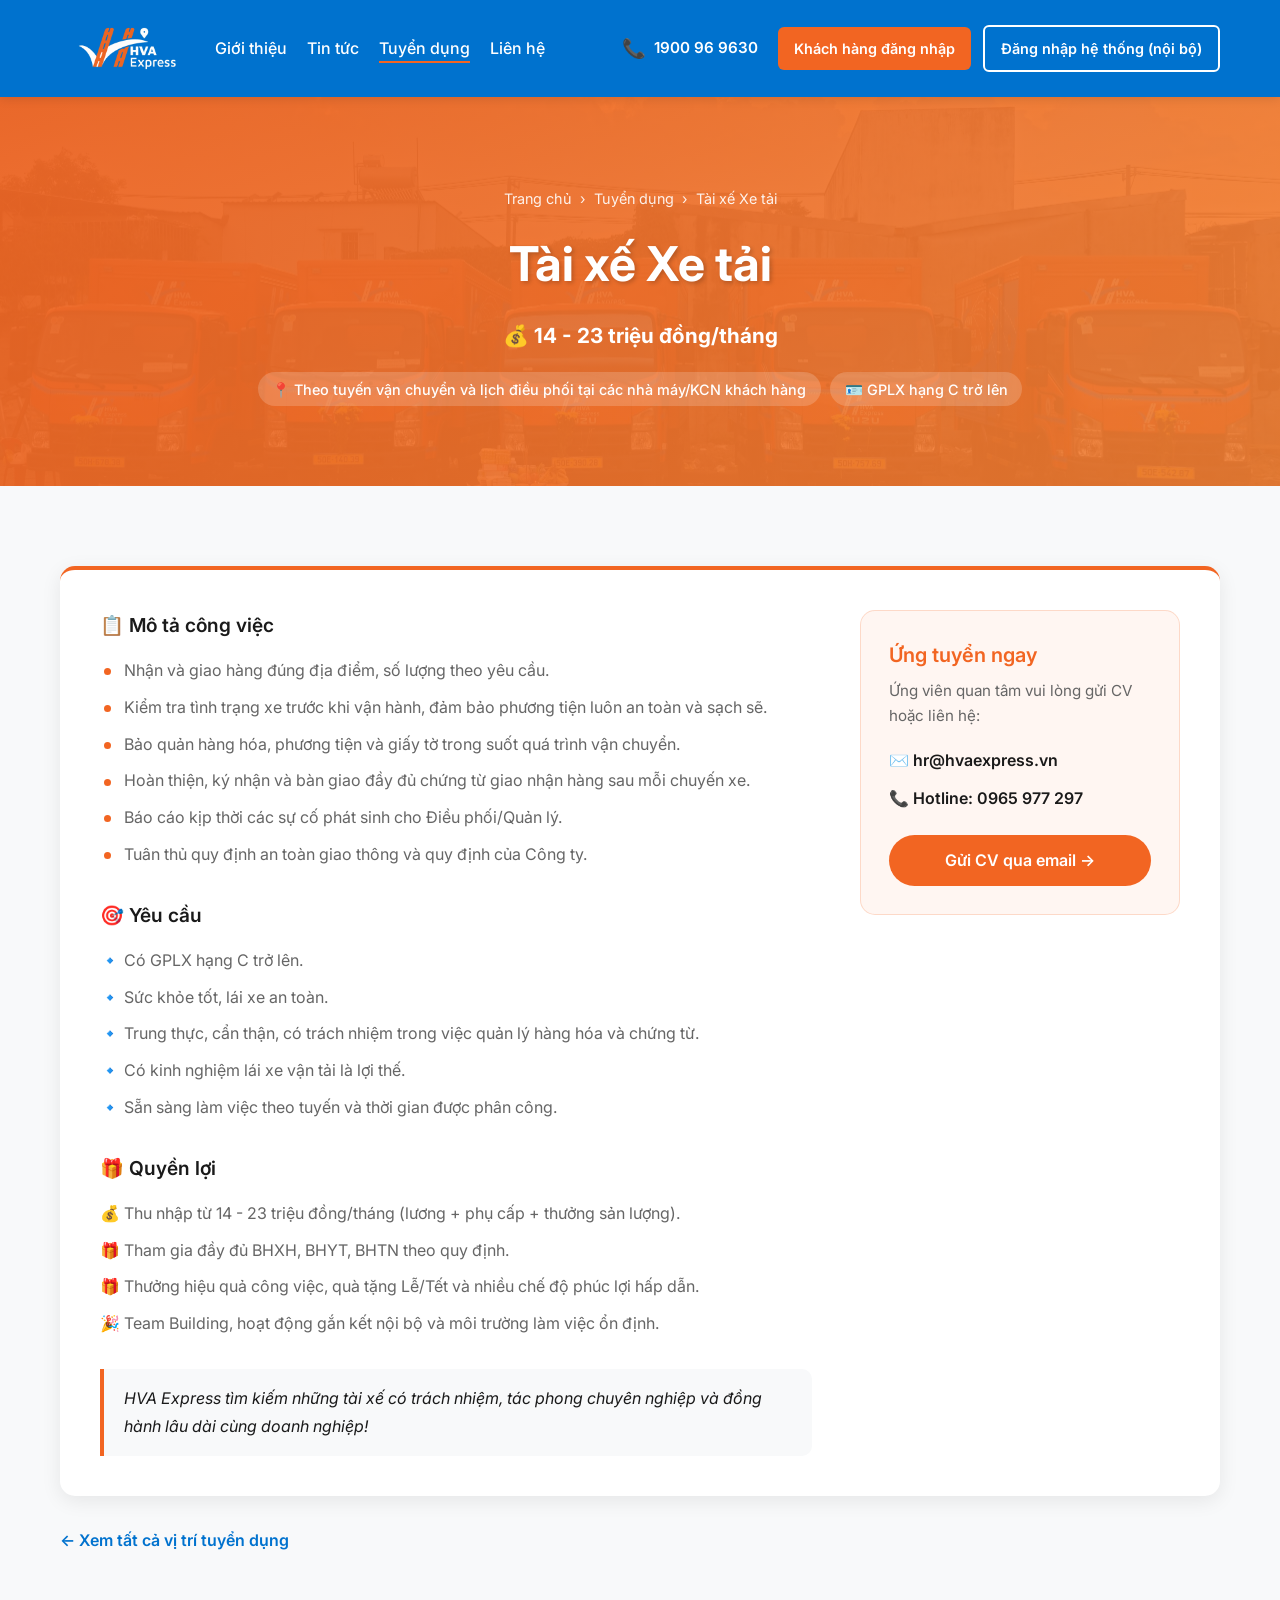
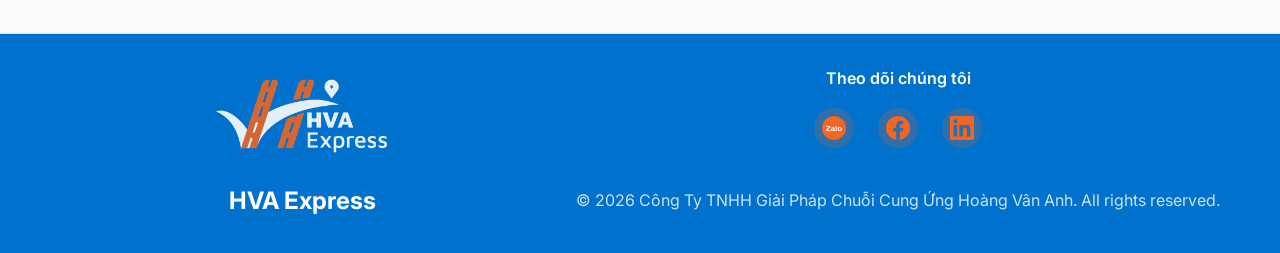
<file: viec-lam/tai-xe-xe-tai.html>
<!doctype html>
<html lang="vi">
  <head>
    <meta charset="UTF-8" />
    <meta name="viewport" content="width=device-width, initial-scale=1.0" />
    <title>
      Tuyển Tài xế Xe tải (GPLX hạng C) - Thu nhập 14-23 triệu | HVA Express
    </title>
    <meta
      name="description"
      content="HVA Express tuyển Tài xế Xe tải có GPLX hạng C trở lên, chạy theo tuyến tại các nhà máy/KCN khách hàng. Thu nhập 14 - 23 triệu đồng/tháng, đầy đủ BHXH, BHYT, BHTN. Gửi CV về hr@hvaexpress.vn."
    />
    <link
      rel="canonical"
      href="https://hvaexpress.vn/viec-lam/tai-xe-xe-tai.html"
    />

    <!-- Open Graph: ảnh/tiêu đề khi chia sẻ link qua Facebook, Zalo -->
    <meta property="og:type" content="website" />
    <meta property="og:site_name" content="HVA Express" />
    <meta
      property="og:url"
      content="https://hvaexpress.vn/viec-lam/tai-xe-xe-tai.html"
    />
    <meta
      property="og:title"
      content="Tuyển Tài xế Xe tải (GPLX hạng C) - Thu nhập 14-23 triệu/tháng"
    />
    <meta
      property="og:description"
      content="Lương + phụ cấp + thưởng sản lượng, đầy đủ BHXH, BHYT, BHTN. Chạy theo tuyến tại các nhà máy/KCN khách hàng. Gửi CV về hr@hvaexpress.vn."
    />
    <meta property="og:image" content="https://hvaexpress.vn/hero-banner.jpg" />

    <!-- Structured data cho Google Jobs -->
    <script type="application/ld+json">
      {
        "@context": "https://schema.org/",
        "@type": "JobPosting",
        "title": "Tài xế Xe tải",
        "description": "<p><strong>Mô tả công việc</strong></p><ul><li>Nhận và giao hàng đúng địa điểm, số lượng theo yêu cầu.</li><li>Kiểm tra tình trạng xe trước khi vận hành, đảm bảo phương tiện luôn an toàn và sạch sẽ.</li><li>Bảo quản hàng hóa, phương tiện và giấy tờ trong suốt quá trình vận chuyển.</li><li>Hoàn thiện, ký nhận và bàn giao đầy đủ chứng từ giao nhận hàng sau mỗi chuyến xe.</li><li>Báo cáo kịp thời các sự cố phát sinh cho Điều phối/Quản lý.</li><li>Tuân thủ quy định an toàn giao thông và quy định của Công ty.</li></ul><p><strong>Yêu cầu</strong></p><ul><li>🔹 Có GPLX hạng C trở lên.</li><li>🔹 Sức khỏe tốt, lái xe an toàn.</li><li>🔹 Trung thực, cẩn thận, có trách nhiệm trong việc quản lý hàng hóa và chứng từ.</li><li>🔹 Có kinh nghiệm lái xe vận tải là lợi thế.</li><li>🔹 Sẵn sàng làm việc theo tuyến và thời gian được phân công.</li></ul><p><strong>Quyền lợi</strong></p><ul><li>💰 Thu nhập từ 14 - 23 triệu đồng/tháng (lương + phụ cấp + thưởng sản lượng).</li><li>🎁 Tham gia đầy đủ BHXH, BHYT, BHTN theo quy định.</li><li>🎁 Thưởng hiệu quả công việc, quà tặng Lễ/Tết và nhiều chế độ phúc lợi hấp dẫn.</li><li>🎉 Team Building, hoạt động gắn kết nội bộ và môi trường làm việc ổn định.</li></ul><p>Địa điểm: Theo tuyến vận chuyển và lịch điều phối tại các nhà máy/KCN khách hàng</p><p>HVA Express tìm kiếm những tài xế có trách nhiệm, tác phong chuyên nghiệp và đồng hành lâu dài cùng doanh nghiệp!</p>",
        "datePosted": "2026-10-27",
        "hiringOrganization": {
          "@type": "Organization",
          "name": "HVA Express - Công Ty TNHH Giải Pháp Chuỗi Cung Ứng Hoàng Vân Anh",
          "sameAs": "https://hvaexpress.vn",
          "logo": "https://hvaexpress.vn/logo.png"
        },
        "jobLocation": {
          "@type": "Place",
          "address": {
            "@type": "PostalAddress",
            "streetAddress": "Ga Sóng Thần, Số 1 Đại Lộ Độc Lập",
            "addressLocality": "Phường Dĩ An",
            "addressRegion": "TP. Hồ Chí Minh",
            "addressCountry": "VN"
          }
        },
        "baseSalary": {
          "@type": "MonetaryAmount",
          "currency": "VND",
          "value": {
            "@type": "QuantitativeValue",
            "minValue": 14000000,
            "maxValue": 23000000,
            "unitText": "MONTH"
          }
        }
      }
    </script>

    <link rel="stylesheet" href="../styles.css" />
    <link rel="preconnect" href="https://fonts.googleapis.com" />
    <link rel="preconnect" href="https://fonts.gstatic.com" crossorigin />
    <link
      href="https://fonts.googleapis.com/css2?family=Inter:wght@300;400;500;600;700&display=swap"
      rel="stylesheet"
    />
    <link rel="icon" href="../favicon.ico" type="image/x-icon" />
  </head>
  <body>
    <!-- Navigation -->
    <nav class="navbar">
      <div class="container">
        <div class="nav-content">
          <div class="logo">
            <a href="../index.html">
              <img
                src="../logo_white3.png"
                alt="HVA Express Logo"
                class="logo-img"
              />
            </a>
          </div>
          <ul class="nav-menu" id="navMenu">
            <li>
              <a href="../index.html#gioi-thieu" data-i18n="nav.introduction"
                >Giới thiệu</a
              >
            </li>
            <li>
              <a href="../tin-tuc.html" data-i18n="nav.news">Tin tức</a>
            </li>
            <li>
              <a
                href="../tuyen-dung.html"
                class="active"
                data-i18n="nav.recruitment"
                >Tuyển dụng</a
              >
            </li>
            <li>
              <a href="../lien-he.html" data-i18n="nav.contact">Liên hệ</a>
            </li>
            <li class="nav-auth-divider"></li>
            <li class="nav-auth-item">
              <a
                href="https://kh.hoangvananh.vn/index_vl.php"
                class="nav-btn-login customer-login"
                target="_blank"
              >
                Khách hàng đăng nhập
              </a>
            </li>
            <li class="nav-auth-item">
              <a
                href="https://quanly.hoangvananh.vn/index_vl.php"
                class="nav-btn-login system-login"
                target="_blank"
              >
                Đăng nhập hệ thống (nội bộ)
              </a>
            </li>
          </ul>
          <div class="language-switcher">
            <button class="lang-btn" id="langBtn" aria-label="Language">
              <span class="lang-icon" id="langIcon">🇻🇳</span>
              <span class="lang-text" data-i18n="lang.current">VI</span>
            </button>
          </div>
          <div class="hotline-info">
            <span class="hotline-icon">📞</span>
            <a href="tel:1900969630" class="hotline-number">1900 96 9630</a>
          </div>
          <div class="auth-buttons">
            <a
              href="https://kh.hoangvananh.vn/index_vl.php"
              class="btn-login customer-login"
              target="_blank"
            >
              Khách hàng đăng nhập
            </a>
            <a
              href="https://quanly.hoangvananh.vn/index_vl.php"
              class="btn-login system-login"
              target="_blank"
            >
              Đăng nhập hệ thống (nội bộ)
            </a>
          </div>
          <button class="menu-toggle" id="menuToggle" aria-label="Toggle menu">
            <span></span>
            <span></span>
            <span></span>
          </button>
        </div>
      </div>
    </nav>

    <!-- Page Hero -->
    <section class="page-hero job-hero">
      <div class="container">
        <nav class="breadcrumb" aria-label="Breadcrumb">
          <a href="../index.html" data-i18n="nav.home">Trang chủ</a>
          <span>›</span>
          <a href="../tuyen-dung.html" data-i18n="nav.recruitment">Tuyển dụng</a>
          <span>›</span>
          <span>Tài xế Xe tải</span>
        </nav>
        <h1 class="page-hero-title">Tài xế Xe tải</h1>
        <p class="job-hero-salary">💰 14 - 23 triệu đồng/tháng</p>
        <ul class="job-meta job-hero-meta">
          <li>
            📍 Theo tuyến vận chuyển và lịch điều phối tại các nhà máy/KCN
            khách hàng
          </li>
          <li>🪪 GPLX hạng C trở lên</li>
        </ul>
      </div>
    </section>

    <!-- Job Detail -->
    <section class="section job-detail-section">
      <div class="container">
        <article class="job-post">
          <div class="job-blocks">
            <div class="job-block">
              <h2>
                📋
                <span data-i18n="recruitment.jobs.description"
                  >Mô tả công việc</span
                >
              </h2>
              <ul>
                <li>Nhận và giao hàng đúng địa điểm, số lượng theo yêu cầu.</li>
                <li>
                  Kiểm tra tình trạng xe trước khi vận hành, đảm bảo phương tiện
                  luôn an toàn và sạch sẽ.
                </li>
                <li>
                  Bảo quản hàng hóa, phương tiện và giấy tờ trong suốt quá trình
                  vận chuyển.
                </li>
                <li>
                  Hoàn thiện, ký nhận và bàn giao đầy đủ chứng từ giao nhận hàng
                  sau mỗi chuyến xe.
                </li>
                <li>
                  Báo cáo kịp thời các sự cố phát sinh cho Điều phối/Quản lý.
                </li>
                <li>
                  Tuân thủ quy định an toàn giao thông và quy định của Công ty.
                </li>
              </ul>
            </div>
            <div class="job-block">
              <h2>
                🎯
                <span data-i18n="recruitment.jobs.requirements">Yêu cầu</span>
              </h2>
              <ul class="emoji-list">
                <li>🔹 Có GPLX hạng C trở lên.</li>
                <li>🔹 Sức khỏe tốt, lái xe an toàn.</li>
                <li>
                  🔹 Trung thực, cẩn thận, có trách nhiệm trong việc quản lý hàng
                  hóa và chứng từ.
                </li>
                <li>🔹 Có kinh nghiệm lái xe vận tải là lợi thế.</li>
                <li>
                  🔹 Sẵn sàng làm việc theo tuyến và thời gian được phân công.
                </li>
              </ul>
            </div>
            <div class="job-block">
              <h2>
                🎁
                <span data-i18n="recruitment.jobs.benefits">Quyền lợi</span>
              </h2>
              <ul class="emoji-list">
                <li>
                  💰 Thu nhập từ 14 - 23 triệu đồng/tháng (lương + phụ cấp +
                  thưởng sản lượng).
                </li>
                <li>🎁 Tham gia đầy đủ BHXH, BHYT, BHTN theo quy định.</li>
                <li>
                  🎁 Thưởng hiệu quả công việc, quà tặng Lễ/Tết và nhiều chế độ
                  phúc lợi hấp dẫn.
                </li>
                <li>
                  🎉 Team Building, hoạt động gắn kết nội bộ và môi trường làm việc
                  ổn định.
                </li>
              </ul>
            </div>
            <p class="job-note">
              HVA Express tìm kiếm những tài xế có trách nhiệm, tác phong chuyên
              nghiệp và đồng hành lâu dài cùng doanh nghiệp!
            </p>
          </div>

          <aside class="job-apply-box">
            <h2 data-i18n="recruitment.jobs.applyTitle">Ứng tuyển ngay</h2>
            <p data-i18n="recruitment.jobs.applyNote">
              Ứng viên quan tâm vui lòng gửi CV hoặc liên hệ:
            </p>
            <a
              href="mailto:hr@hvaexpress.vn?subject=%E1%BB%A8ng%20tuy%E1%BB%83n%20-%20T%C3%A0i%20x%E1%BA%BF%20Xe%20t%E1%BA%A3i"
              class="job-contact"
              >✉️ hr@hvaexpress.vn</a
            >
            <a href="tel:0965977297" class="job-contact"
              >📞 Hotline: 0965 977 297</a
            >
            <a
              href="mailto:hr@hvaexpress.vn?subject=%E1%BB%A8ng%20tuy%E1%BB%83n%20-%20T%C3%A0i%20x%E1%BA%BF%20Xe%20t%E1%BA%A3i"
              class="job-apply"
              data-i18n="recruitment.jobs.applyButton"
              >Gửi CV qua email</a
            >
          </aside>
        </article>

        <a
          href="../tuyen-dung.html"
          class="job-back"
          data-i18n="recruitment.jobs.back"
          >← Xem tất cả vị trí tuyển dụng</a
        >
      </div>
    </section>

    <!-- Footer -->
    <footer class="footer">
      <div class="container">
        <div class="footer-content">
          <div class="footer-logo">
            <img
              src="../logo_white3.png"
              alt="HVA Express Logo"
              class="footer-logo-img"
            />
            <h3>HVA Express</h3>
          </div>
          <div class="footer-social">
            <h4 data-i18n="footer.followUs">Follow Us</h4>
            <div class="social-links">
              <a
                href="https://zalo.me/105372179891841635"
                target="_blank"
                rel="noopener noreferrer"
                aria-label="Zalo"
                class="social-link"
              >
                <svg
                  width="24"
                  height="24"
                  viewBox="0 0 24 24"
                  fill="currentColor"
                >
                  <circle cx="12" cy="12" r="12" fill="currentColor" />
                  <text
                    x="12"
                    y="15"
                    font-size="8"
                    font-weight="bold"
                    text-anchor="middle"
                    fill="white"
                    font-family="Arial"
                  >
                    Zalo
                  </text>
                </svg>
              </a>
              <a
                href="https://www.facebook.com/HVAexpress"
                target="_blank"
                rel="noopener noreferrer"
                aria-label="Facebook"
                class="social-link"
              >
                <svg
                  width="24"
                  height="24"
                  viewBox="0 0 24 24"
                  fill="currentColor"
                >
                  <path
                    d="M24 12.073c0-6.627-5.373-12-12-12s-12 5.373-12 12c0 5.99 4.388 10.954 10.125 11.854v-8.385H7.078v-3.47h3.047V9.43c0-3.007 1.792-4.669 4.533-4.669 1.312 0 2.686.235 2.686.235v2.953H15.83c-1.491 0-1.956.925-1.956 1.874v2.25h3.328l-.532 3.47h-2.796v8.385C19.612 23.027 24 18.062 24 12.073z"
                  />
                </svg>
              </a>
              <a
                href="https://www.linkedin.com/in/quang-vu-pham-8b26419b/"
                target="_blank"
                rel="noopener noreferrer"
                aria-label="LinkedIn"
                class="social-link"
              >
                <svg
                  width="24"
                  height="24"
                  viewBox="0 0 24 24"
                  fill="currentColor"
                >
                  <path
                    d="M20.447 20.452h-3.554v-5.569c0-1.328-.027-3.037-1.852-3.037-1.853 0-2.136 1.445-2.136 2.939v5.667H9.351V9h3.414v1.561h.046c.477-.9 1.637-1.85 3.37-1.85 3.601 0 4.267 2.37 4.267 5.455v6.286zM5.337 7.433c-1.144 0-2.063-.926-2.063-2.065 0-1.138.92-2.063 2.063-2.063 1.14 0 2.064.925 2.064 2.063 0 1.139-.925 2.065-2.064 2.065zm1.782 13.019H3.555V9h3.564v11.452zM22.225 0H1.771C.792 0 0 .774 0 1.729v20.542C0 23.227.792 24 1.771 24h20.451C23.2 24 24 23.227 24 22.271V1.729C24 .774 23.2 0 22.225 0z"
                  />
                </svg>
              </a>
            </div>
          </div>
          <div class="footer-info">
            <p data-i18n="footer.copyright">
              &copy; 2026 Công Ty TNHH Giải Pháp Chuỗi Cung Ứng Hoàng Vân Anh.
              All rights reserved.
            </p>
          </div>
        </div>
      </div>
    </footer>

    <script src="../translations.js"></script>
    <script src="../script.js"></script>
  </body>
</html>
</file>
<file: styles.css>
/* Reset and Base Styles */
* {
  margin: 0;
  padding: 0;
  box-sizing: border-box;
}

:root {
  --primary-color: #f26522;
  --secondary-color: #0072ce;
  --white: #ffffff;
  --text-dark: #1a1a1a;
  --text-light: #666666;
  --bg-light: #f8f9fa;
  --border-color: #e0e0e0;
}

body {
  font-family:
    "Inter",
    -apple-system,
    BlinkMacSystemFont,
    "Segoe UI",
    Roboto,
    sans-serif;
  line-height: 1.6;
  color: var(--text-dark);
  overflow-x: hidden;
}

.container {
  max-width: 1200px;
  margin: 0 auto;
  padding: 0 20px;
}

/* Navigation */
.navbar {
  background: var(--secondary-color);
  box-shadow: 0 2px 10px rgba(0, 0, 0, 0.1);
  position: sticky;
  top: 0;
  z-index: 1000;
  padding: 1rem 0;
}

.nav-content {
  display: flex;
  justify-content: space-between;
  align-items: center;
  gap: 1.25rem;
}

.logo {
  display: flex;
  align-items: center;
}

.logo a {
  text-decoration: none;
  display: flex;
  align-items: center;
}

.logo-img {
  height: 65px;
  width: auto;
  transition: transform 0.3s;
  /* background: var(--white); */
  padding: 4px 8px;
  border-radius: 8px;
}

.logo-img:hover {
  transform: scale(1.05);
}

.nav-menu {
  display: flex;
  list-style: none;
  gap: 1.25rem;
  flex: 1;
}

.nav-menu a {
  text-decoration: none;
  color: var(--white);
  font-weight: 500;
  white-space: nowrap;
  transition: color 0.3s;
  position: relative;
}

.nav-menu a:hover {
  color: var(--primary-color);
}

.nav-menu a::after {
  content: "";
  position: absolute;
  bottom: -5px;
  left: 0;
  width: 0;
  height: 2px;
  background: var(--primary-color);
  transition: width 0.3s;
}

.nav-menu a:hover::after,
.nav-menu a.active::after {
  width: 100%;
}

/* Language Switcher */
.language-switcher {
  display: none;
  align-items: center;
  order: 999;
  margin-left: auto;
}

/* Hotline Info */
.hotline-info {
  display: flex;
  align-items: center;
  gap: 0.5rem;
}

.hotline-icon {
  font-size: 1.2rem;
}

.hotline-number {
  text-decoration: none;
  color: var(--white);
  font-weight: 600;
  font-size: 0.95rem;
  white-space: nowrap;
  transition: color 0.3s ease;
}

.hotline-number:hover {
  color: var(--primary-color);
}

.lang-btn {
  display: flex;
  align-items: center;
  justify-content: center;
  gap: 0;
  padding: 0.5rem;
  background: rgba(255, 255, 255, 0.2);
  border: 2px solid var(--white);
  border-radius: 50%;
  cursor: pointer;
  font-weight: 600;
  color: var(--white);
  transition: all 0.3s ease;
  width: 40px;
  height: 40px;
}

.lang-btn:hover {
  background: var(--white);
  color: var(--secondary-color);
  transform: scale(1.1);
}

.lang-icon {
  font-size: 1.2rem;
}

.lang-text {
  display: none;
}

/* Nav Auth Items (Mobile Only) */
.nav-auth-divider,
.nav-auth-item {
  display: none;
}

/* Auth Buttons */
.auth-buttons {
  display: flex;
  align-items: center;
  gap: 0.75rem;
}

.btn-login {
  display: inline-block;
  padding: 0.6rem 1rem;
  border-radius: 6px;
  text-decoration: none;
  font-weight: 600;
  font-size: 0.9rem;
  white-space: nowrap;
  transition: all 0.3s ease;
  cursor: pointer;
  border: none;
}

.customer-login {
  background: var(--primary-color);
  color: var(--white);
}

.customer-login:hover {
  background: #ff7935;
  transform: translateY(-2px);
  box-shadow: 0 4px 12px rgba(242, 101, 34, 0.3);
}

.system-login {
  background: transparent;
  color: var(--white);
  border: 2px solid var(--white);
}

.system-login:hover {
  background: var(--white);
  color: var(--secondary-color);
  transform: translateY(-2px);
}

.menu-toggle {
  display: none;
  flex-direction: column;
  background: none;
  border: none;
  cursor: pointer;
  gap: 5px;
}

.menu-toggle span {
  width: 25px;
  height: 3px;
  background: var(--white);
  transition: all 0.3s;
}

/* Hero Section */
.hero {
  background: linear-gradient(135deg, var(--primary-color) 0%, #ff8533 100%);
  background-image: url("hero-banner.jpg");
  background-size: cover;
  background-position: center;
  background-repeat: no-repeat;
  color: var(--white);
  padding: 120px 0;
  text-align: center;
  position: relative;
  overflow: hidden;
  min-height: 600px;
  display: flex;
  align-items: center;
}

.hero::before {
  content: "";
  position: absolute;
  top: 0;
  left: 0;
  right: 0;
  bottom: 0;
  background: linear-gradient(
    135deg,
    rgba(242, 101, 34, 0.85) 0%,
    rgba(255, 133, 51, 0.75) 100%
  );
  z-index: 0;
  opacity: 0.7;
}

.hero-content {
  position: relative;
  z-index: 1;
  max-width: 800px;
  margin: 0 auto;
  width: 100%;
}

.hero-logo {
  margin-bottom: 2rem;
  display: flex;
  justify-content: center;
  animation: fadeInUp 0.8s ease-out;
}

.hero-logo-img {
  height: 150px;
  width: auto;
}

.hero-title {
  font-size: 4rem;
  font-weight: 700;
  margin-bottom: 1rem;
  text-shadow: 2px 2px 4px rgba(0, 0, 0, 0.2);
}

.hero-tagline {
  font-size: 2rem;
  font-weight: 600;
  margin-bottom: 1.5rem;
  color: var(--white);
}

.hero-description {
  font-size: 1.2rem;
  margin-bottom: 2.5rem;
  opacity: 0.95;
  line-height: 1.8;
}

.hero-cta {
  display: flex;
  gap: 1rem;
  justify-content: center;
  flex-wrap: wrap;
}

/* Page Hero (sub pages) */
.page-hero {
  position: relative;
  padding: 90px 0 80px;
  background: url("hero-banner.jpg") center / cover no-repeat;
  color: var(--white);
  text-align: center;
}

.page-hero::before {
  content: "";
  position: absolute;
  inset: 0;
  background: linear-gradient(
    135deg,
    rgba(242, 101, 34, 0.92) 0%,
    rgba(255, 133, 51, 0.85) 100%
  );
}

.page-hero .container {
  position: relative;
  z-index: 1;
  animation: fadeInUp 0.6s ease-out;
}

.breadcrumb {
  display: flex;
  flex-wrap: wrap;
  justify-content: center;
  gap: 0.5rem;
  font-size: 0.9rem;
  opacity: 0.9;
  margin-bottom: 1rem;
}

.breadcrumb a {
  color: var(--white);
  text-decoration: none;
}

.breadcrumb a:hover {
  text-decoration: underline;
}

.page-hero-title {
  font-size: 3rem;
  font-weight: 700;
  margin-bottom: 1rem;
  text-shadow: 2px 2px 4px rgba(0, 0, 0, 0.2);
}

.page-hero-subtitle {
  max-width: 720px;
  margin: 0 auto;
  font-size: 1.15rem;
  line-height: 1.8;
  opacity: 0.95;
}

/* Buttons */
.btn {
  display: inline-block;
  padding: 14px 32px;
  text-decoration: none;
  border-radius: 50px;
  font-weight: 600;
  transition: all 0.3s;
  font-size: 1rem;
  border: 2px solid transparent;
  cursor: pointer;
}

.btn-primary {
  background: var(--white);
  color: var(--primary-color);
  box-shadow: 0 4px 15px rgba(0, 0, 0, 0.2);
}

.btn-primary:hover {
  transform: translateY(-2px);
  box-shadow: 0 6px 20px rgba(0, 0, 0, 0.3);
}

.btn-secondary {
  background: transparent;
  color: var(--white);
  border: 2px solid var(--white);
}

.btn-secondary:hover {
  background: var(--white);
  color: var(--primary-color);
}

/* Section Styles */
.section {
  padding: 80px 0;
  scroll-margin-top: 80px; /* keep anchored sections clear of the sticky navbar */
}

.section-header {
  text-align: center;
  margin-bottom: 60px;
}

.section-title {
  font-size: 2.5rem;
  font-weight: 700;
  color: var(--primary-color);
  margin-bottom: 1rem;
}

.section-subtitle {
  font-size: 1.1rem;
  color: var(--text-light);
  max-width: 700px;
  margin: 0 auto;
  line-height: 1.8;
}

/* Cards Grid */
.cards-grid {
  display: grid;
  grid-template-columns: repeat(auto-fit, minmax(300px, 1fr));
  gap: 2rem;
  margin-bottom: 60px;
}

.card {
  background: var(--white);
  padding: 2.5rem;
  border-radius: 15px;
  box-shadow: 0 5px 20px rgba(0, 0, 0, 0.08);
  transition:
    transform 0.3s,
    box-shadow 0.3s;
  border-top: 4px solid var(--primary-color);
}

.card:hover {
  transform: translateY(-5px);
  box-shadow: 0 10px 30px rgba(242, 101, 34, 0.2);
}

.card-icon {
  font-size: 3rem;
  margin-bottom: 1rem;
}

.card-title {
  font-size: 1.5rem;
  font-weight: 600;
  color: var(--primary-color);
  margin-bottom: 1rem;
}

.card-text {
  color: var(--text-light);
  line-height: 1.8;
}

/* ESG Section */
.esg-section {
  margin: 60px 0;
  padding: 40px;
  background: var(--bg-light);
  border-radius: 15px;
}

.subsection-title {
  font-size: 1.8rem;
  font-weight: 600;
  color: var(--primary-color);
  margin-bottom: 2rem;
  text-align: center;
}

.esg-grid {
  display: grid;
  grid-template-columns: repeat(auto-fit, minmax(250px, 1fr));
  gap: 2rem;
}

.esg-item {
  text-align: center;
  padding: 2rem;
  background: var(--white);
  border-radius: 10px;
  transition: transform 0.3s;
}

.esg-item:hover {
  transform: translateY(-5px);
}

.esg-letter {
  width: 80px;
  height: 80px;
  background: var(--primary-color);
  color: var(--white);
  border-radius: 50%;
  display: flex;
  align-items: center;
  justify-content: center;
  font-size: 2.5rem;
  font-weight: 700;
  margin: 0 auto 1.5rem;
}

.esg-item h4 {
  font-size: 1.2rem;
  font-weight: 600;
  color: var(--text-dark);
  margin-bottom: 0.5rem;
}

.esg-item p {
  color: var(--text-light);
  line-height: 1.6;
}

/* Culture Section */
.culture-section {
  margin: 60px 0;
}

.culture-grid {
  display: grid;
  grid-template-columns: repeat(auto-fit, minmax(250px, 1fr));
  gap: 2rem;
}

.culture-item {
  padding: 2rem;
  background: linear-gradient(135deg, var(--primary-color) 0%, #ff8533 100%);
  color: var(--white);
  border-radius: 15px;
  text-align: center;
  transition: transform 0.3s;
}

.culture-item:hover {
  transform: translateY(-5px);
}

.culture-item h4 {
  font-size: 1.5rem;
  font-weight: 600;
  margin-bottom: 1rem;
}

.culture-item p {
  opacity: 0.95;
  line-height: 1.6;
}

/* Gallery Section */
.gallery-section {
  margin: 60px 0;
}

.gallery-grid {
  display: grid;
  grid-template-columns: repeat(3, 1fr);
  gap: 1.5rem;
  margin-top: 2rem;
}

.gallery-item {
  position: relative;
  overflow: hidden;
  border-radius: 15px;
  box-shadow: 0 5px 20px rgba(0, 0, 0, 0.1);
  cursor: pointer;
  transition:
    transform 0.3s,
    box-shadow 0.3s;
  aspect-ratio: 4/3;
}

.gallery-item:hover {
  transform: translateY(-5px);
  box-shadow: 0 10px 30px rgba(242, 101, 34, 0.3);
}

.gallery-img {
  width: 100%;
  height: 100%;
  object-fit: cover;
  transition: transform 0.3s;
}

.gallery-item:hover .gallery-img {
  transform: scale(1.1);
}

.gallery-overlay {
  position: absolute;
  bottom: 0;
  left: 0;
  right: 0;
  background: linear-gradient(to top, rgba(242, 101, 34, 0.95), transparent);
  color: var(--white);
  padding: 1.5rem;
  transform: translateY(100%);
  transition: transform 0.3s;
}

.gallery-item:hover .gallery-overlay {
  transform: translateY(0);
}

.gallery-overlay p {
  font-size: 1rem;
  font-weight: 600;
  margin: 0;
}

/* Tagline Section */
.tagline-section {
  margin: 60px 0;
  padding: 40px;
  background: linear-gradient(135deg, var(--primary-color) 0%, #ff8533 100%);
  border-radius: 15px;
  color: var(--white);
}

.tagline-section .subsection-title {
  color: var(--white);
}

.tagline-content {
  display: grid;
  grid-template-columns: repeat(auto-fit, minmax(300px, 1fr));
  gap: 3rem;
  margin-top: 2rem;
}

.tagline-item {
  text-align: center;
}

.tagline-item h4 {
  font-size: 1.8rem;
  font-weight: 600;
  margin-bottom: 1rem;
  color: var(--white);
}

.tagline-item p {
  font-size: 1.1rem;
  opacity: 0.95;
  line-height: 1.8;
}

/* Recruitment Section */
.recruitment-section {
  background: var(--bg-light);
}

.recruitment-content {
  display: grid;
  grid-template-columns: 1fr 1.5fr;
  gap: 3rem;
  margin-bottom: 3rem;
}

.recruitment-benefits {
  background: var(--white);
  padding: 2.5rem;
  border-radius: 15px;
  box-shadow: 0 5px 20px rgba(0, 0, 0, 0.08);
}

.benefits-list {
  list-style: none;
  margin-top: 1.5rem;
}

.benefits-list li {
  padding: 1rem 0;
  padding-left: 2rem;
  position: relative;
  color: var(--text-light);
  line-height: 1.8;
}

.benefits-list li::before {
  content: "✓";
  position: absolute;
  left: 0;
  color: var(--primary-color);
  font-weight: 700;
  font-size: 1.2rem;
}

.recruitment-process {
  background: var(--white);
  padding: 2.5rem;
  border-radius: 15px;
  box-shadow: 0 5px 20px rgba(0, 0, 0, 0.08);
}

.process-steps {
  margin-top: 1.5rem;
}

.process-step {
  display: flex;
  gap: 1.5rem;
  margin-bottom: 2rem;
  align-items: flex-start;
}

.step-number {
  width: 50px;
  height: 50px;
  background: var(--primary-color);
  color: var(--white);
  border-radius: 50%;
  display: flex;
  align-items: center;
  justify-content: center;
  font-weight: 700;
  font-size: 1.2rem;
  flex-shrink: 0;
}

.step-content h4 {
  font-size: 1.1rem;
  font-weight: 600;
  color: var(--text-dark);
  margin-bottom: 0.5rem;
}

.step-content p {
  color: var(--text-light);
  line-height: 1.6;
}

.recruitment-cta {
  margin-top: 60px;
  padding: 3rem 2rem;
  background: linear-gradient(135deg, var(--primary-color) 0%, #ff8533 100%);
  border-radius: 15px;
  color: var(--white);
  text-align: center;
}

.recruitment-cta h3 {
  font-size: 1.8rem;
  font-weight: 600;
  margin-bottom: 0.75rem;
}

.recruitment-cta p {
  max-width: 600px;
  margin: 0 auto 2rem;
  font-size: 1.1rem;
  line-height: 1.8;
  opacity: 0.95;
}

/* Job List (tuyen-dung.html) */
.jobs-section {
  margin-bottom: 60px;
}

.jobs-list {
  display: flex;
  flex-direction: column;
  gap: 1.25rem;
}

.job-item {
  display: flex;
  align-items: center;
  justify-content: space-between;
  gap: 2rem;
  padding: 2rem 2.5rem;
  background: var(--white);
  border-radius: 15px;
  border-left: 4px solid var(--primary-color);
  box-shadow: 0 5px 20px rgba(0, 0, 0, 0.08);
  color: inherit;
  text-decoration: none;
  transition:
    transform 0.3s,
    box-shadow 0.3s;
}

.job-item:hover {
  transform: translateY(-3px);
  box-shadow: 0 10px 30px rgba(242, 101, 34, 0.2);
}

.job-badge {
  display: inline-block;
  background: var(--primary-color);
  color: var(--white);
  font-size: 0.75rem;
  font-weight: 600;
  text-transform: uppercase;
  letter-spacing: 0.5px;
  padding: 0.25rem 0.75rem;
  border-radius: 50px;
  margin-bottom: 0.75rem;
}

.job-title {
  font-size: 1.4rem;
  font-weight: 700;
  color: var(--text-dark);
  line-height: 1.3;
  margin-bottom: 0.75rem;
  transition: color 0.3s;
}

.job-item:hover .job-title {
  color: var(--primary-color);
}

.job-meta {
  display: flex;
  flex-wrap: wrap;
  gap: 0.6rem;
  list-style: none;
}

.job-meta li {
  background: rgba(0, 114, 206, 0.08);
  color: var(--secondary-color);
  font-size: 0.9rem;
  font-weight: 500;
  padding: 0.35rem 0.9rem;
  border-radius: 50px;
}

.job-item-side {
  display: flex;
  flex-direction: column;
  align-items: flex-end;
  gap: 0.75rem;
  flex-shrink: 0;
  text-align: right;
}

.job-salary {
  color: var(--primary-color);
  font-size: 1.1rem;
  font-weight: 700;
}

.job-item-link {
  padding: 0.6rem 1.4rem;
  background: var(--primary-color);
  color: var(--white);
  font-size: 0.95rem;
  font-weight: 600;
  border-radius: 50px;
  white-space: nowrap;
  transition: background 0.3s;
}

.job-item:hover .job-item-link {
  background: #ff7935;
}

/* Arrow lives in CSS so data-i18n text replacement doesn't drop it */
.job-item-link::after,
.job-apply::after {
  content: " →";
}

/* Job Detail (viec-lam/*.html) */
.job-hero .job-badge {
  background: var(--white);
  color: var(--primary-color);
}

.job-hero-salary {
  font-size: 1.3rem;
  font-weight: 700;
  margin-bottom: 1.25rem;
}

.job-hero-meta {
  justify-content: center;
}

.job-hero-meta li {
  background: rgba(255, 255, 255, 0.18);
  color: var(--white);
}

.job-detail-section {
  background: var(--bg-light);
}

.job-post {
  display: grid;
  grid-template-columns: 1fr 320px;
  gap: 3rem;
  padding: 2.5rem;
  background: var(--white);
  border-radius: 15px;
  box-shadow: 0 5px 20px rgba(0, 0, 0, 0.08);
  border-top: 4px solid var(--primary-color);
}

.job-block + .job-block {
  margin-top: 2rem;
}

.job-block h2 {
  font-size: 1.2rem;
  font-weight: 600;
  color: var(--text-dark);
  margin-bottom: 1rem;
}

.job-block ul {
  list-style: none;
}

.job-block li {
  position: relative;
  padding-left: 1.5rem;
  margin-bottom: 0.6rem;
  color: var(--text-light);
  line-height: 1.7;
}

.job-block li::before {
  content: "";
  position: absolute;
  left: 0.25rem;
  top: 0.7em;
  width: 7px;
  height: 7px;
  border-radius: 50%;
  background: var(--primary-color);
}

/* Lists whose items already start with an emoji: the emoji is the bullet */
.job-block .emoji-list li {
  padding-left: 0;
}

.job-block .emoji-list li::before {
  display: none;
}

.job-note {
  margin-top: 2rem;
  padding: 1rem 1.25rem;
  border-left: 4px solid var(--primary-color);
  border-radius: 0 10px 10px 0;
  background: var(--bg-light);
  color: var(--text-dark);
  font-style: italic;
  line-height: 1.7;
}

.job-apply-box {
  align-self: start;
  position: sticky;
  top: 130px;
  background: rgba(242, 101, 34, 0.06);
  border: 1px solid rgba(242, 101, 34, 0.2);
  border-radius: 15px;
  padding: 1.75rem;
}

.job-apply-box h2 {
  font-size: 1.25rem;
  font-weight: 600;
  color: var(--primary-color);
  margin-bottom: 0.5rem;
}

.job-apply-box p {
  color: var(--text-light);
  font-size: 0.95rem;
  line-height: 1.6;
  margin-bottom: 1.25rem;
}

.job-contact {
  display: block;
  color: var(--text-dark);
  text-decoration: none;
  font-weight: 600;
  margin-bottom: 0.75rem;
  overflow-wrap: anywhere;
  transition: color 0.3s;
}

.job-contact:hover {
  color: var(--primary-color);
}

.job-contact-name {
  white-space: nowrap;
}

.job-apply {
  display: block;
  margin-top: 1.5rem;
  padding: 0.8rem 1.4rem;
  background: var(--primary-color);
  color: var(--white);
  text-align: center;
  text-decoration: none;
  font-weight: 600;
  border-radius: 50px;
  transition: all 0.3s ease;
}

.job-apply:hover {
  background: #ff7935;
  transform: translateY(-2px);
  box-shadow: 0 4px 12px rgba(242, 101, 34, 0.3);
}

.job-back,
.back-link {
  display: inline-block;
  margin-top: 2rem;
  color: var(--secondary-color);
  font-weight: 600;
  text-decoration: none;
}

.job-back:hover,
.back-link:hover {
  text-decoration: underline;
}

/* News List (tin-tuc.html) */
.news-section {
  background: var(--bg-light);
}

.news-grid {
  display: grid;
  grid-template-columns: repeat(auto-fill, minmax(320px, 1fr));
  gap: 2rem;
}

.news-card {
  display: flex;
  flex-direction: column;
  background: var(--white);
  border-radius: 15px;
  overflow: hidden;
  box-shadow: 0 5px 20px rgba(0, 0, 0, 0.08);
  color: inherit;
  text-decoration: none;
  transition:
    transform 0.3s,
    box-shadow 0.3s;
}

.news-card:hover {
  transform: translateY(-5px);
  box-shadow: 0 10px 30px rgba(242, 101, 34, 0.2);
}

/* Newest article spans the whole row, image beside the text.
   The image column is wide enough that its 16:9 height sets the card height,
   so the banner is shown uncropped. */
.news-card--featured {
  grid-column: 1 / -1;
  display: grid;
  grid-template-columns: 1.4fr 1fr;
}

.news-thumb {
  aspect-ratio: 16 / 9; /* matches the 16:9 article banners */
  overflow: hidden;
  background: var(--border-color);
}

.news-thumb img {
  display: block;
  width: 100%;
  height: 100%;
  object-fit: cover;
  transition: transform 0.4s;
}

.news-card:hover .news-thumb img {
  transform: scale(1.05);
}

.news-body {
  display: flex;
  flex-direction: column;
  flex: 1;
  padding: 1.75rem;
}

.news-card--featured .news-body {
  justify-content: center;
  padding: 2rem 2.5rem;
}

.news-date {
  color: var(--text-light);
  font-size: 0.9rem;
  margin-bottom: 0.75rem;
}

.news-title {
  display: -webkit-box;
  -webkit-line-clamp: 3;
  line-clamp: 3;
  -webkit-box-orient: vertical;
  overflow: hidden;
  font-size: 1.2rem;
  font-weight: 700;
  line-height: 1.4;
  color: var(--text-dark);
  margin-bottom: 0.75rem;
  transition: color 0.3s;
}

.news-card:hover .news-title {
  color: var(--primary-color);
}

/* Featured title is shown in full (no line clamp) */
.news-card--featured .news-title {
  display: block;
  font-size: 1.3rem;
}

.news-excerpt {
  display: -webkit-box;
  -webkit-line-clamp: 3;
  line-clamp: 3;
  -webkit-box-orient: vertical;
  overflow: hidden;
  color: var(--text-light);
  line-height: 1.7;
  margin-bottom: 1.25rem;
}

.news-more {
  margin-top: auto;
  color: var(--primary-color);
  font-weight: 600;
}

.news-more::after {
  content: " →";
}

/* News Article (bai-viet/*.html) */
.article-hero .page-hero-title {
  max-width: 900px;
  margin: 0 auto 1rem;
  font-size: 2.2rem;
  line-height: 1.35;
}

.article-date {
  font-weight: 500;
  opacity: 0.95;
}

.article-section {
  background: var(--bg-light);
}

.article {
  max-width: 820px;
  margin: 0 auto;
  padding: 3rem;
  background: var(--white);
  border-radius: 15px;
  border-top: 4px solid var(--primary-color);
  box-shadow: 0 5px 20px rgba(0, 0, 0, 0.08);
}

.article p {
  color: var(--text-dark);
  font-size: 1.08rem;
  line-height: 1.85;
  margin-bottom: 1.25rem;
  text-align: justify;
}

.article-figure {
  margin: 2rem 0;
}

.article-figure:last-child {
  margin-bottom: 0;
}

.article-figure img {
  display: block;
  width: 100%;
  height: auto;
  border-radius: 12px;
  cursor: zoom-in;
  transition: opacity 0.3s;
}

.article-figure a:hover img {
  opacity: 0.92;
}

.article-quote {
  margin: 1.5rem 0 2rem;
  padding: 1.5rem 1.75rem;
  border-left: 4px solid var(--primary-color);
  border-radius: 0 12px 12px 0;
  background: rgba(242, 101, 34, 0.06);
  color: var(--text-dark);
  font-size: 1.15rem;
  font-style: italic;
  line-height: 1.8;
  text-align: justify;
}

.article-section .back-link {
  display: block;
  max-width: 820px;
  margin-left: auto;
  margin-right: auto;
}

/* Contact Section */
.contact-section {
  background: var(--bg-light);
}

.contact-layout {
  display: grid;
  grid-template-columns: 1fr 1.4fr;
  gap: 2rem;
}

.contact-info {
  display: flex;
  flex-direction: column;
  gap: 1.25rem;
}

.contact-item {
  display: flex;
  align-items: center;
  gap: 1.25rem;
  background: var(--white);
  padding: 1.5rem;
  border-radius: 15px;
  box-shadow: 0 5px 20px rgba(0, 0, 0, 0.06);
  transition: transform 0.3s;
}

.contact-item:hover {
  transform: translateY(-3px);
}

.contact-icon {
  display: flex;
  align-items: center;
  justify-content: center;
  width: 56px;
  height: 56px;
  flex-shrink: 0;
  background: rgba(242, 101, 34, 0.1);
  border-radius: 50%;
  font-size: 1.5rem;
}

.contact-details h4 {
  font-size: 0.85rem;
  font-weight: 600;
  text-transform: uppercase;
  letter-spacing: 0.5px;
  color: var(--text-light);
  margin-bottom: 0.25rem;
}

.contact-details a {
  color: var(--text-dark);
  text-decoration: none;
  font-size: 1.15rem;
  font-weight: 600;
  overflow-wrap: anywhere;
  transition: color 0.3s;
}

.contact-details a:hover {
  color: var(--primary-color);
}

.contact-details p {
  color: var(--text-dark);
  font-weight: 500;
  line-height: 1.6;
}

.contact-map {
  min-height: 400px;
  border-radius: 15px;
  overflow: hidden;
  box-shadow: 0 5px 20px rgba(0, 0, 0, 0.08);
}

.contact-map iframe {
  display: block;
  width: 100%;
  height: 100%;
  min-height: 400px;
  border: 0;
}

/* Footer */
.footer {
  background: #0072ce;
  color: var(--text-dark);
  padding: 2rem 0;
  text-align: center;
  border-top: 1px solid var(--border-color);
}

.footer-content {
  display: grid;
  grid-template-columns: 1fr 1fr;
  grid-template-rows: auto auto;
  gap: 2rem;
  align-items: start;
}

.footer-logo {
  grid-row: 1 / 3;
}

.footer-social {
  grid-column: 2;
  grid-row: 1;
}

.footer-info {
  grid-column: 2;
  grid-row: 2;
  flex-basis: auto;
  color: var(--white);
}

.footer-logo {
  display: flex;
  flex-direction: column;
  align-items: center;
  justify-content: center;
  gap: 0.5rem;
  height: 100%;
}

.footer-logo-img {
  height: 100px;
  width: auto;
  margin-bottom: 0.5rem;
  opacity: 0.9;
}

.footer-logo h3 {
  color: var(--white);
  font-size: 1.5rem;
  margin-bottom: 0;
}

.footer-logo p {
  opacity: 0.8;
}

.footer-info {
  opacity: 0.8;
  text-align: center;
  white-space: nowrap;
}

.footer-social {
  display: flex;
  flex-direction: column;
  align-items: center;
  gap: 1rem;
}

.footer-social h4 {
  color: var(--white);
  font-size: 1rem;
  font-weight: 600;
  margin: 0;
}

.social-links {
  display: flex;
  gap: 1.5rem;
  justify-content: center;
}

.social-link {
  display: inline-flex;
  align-items: center;
  justify-content: center;
  width: 40px;
  height: 40px;
  background: rgba(242, 101, 34, 0.2);
  color: var(--primary-color);
  border-radius: 50%;
  transition: all 0.3s ease;
  text-decoration: none;
}

.social-link:hover {
  background: var(--primary-color);
  color: var(--white);
  transform: scale(1.1);
}

/* Responsive Design */
/* Not enough room for the full desktop navbar: hotline stays reachable on the contact page */
@media (max-width: 1200px) {
  .hotline-info {
    display: none;
  }
}

/* Collapse the navbar into the hamburger menu once the desktop items no longer fit */
@media (max-width: 1024px) {
  .menu-toggle {
    display: flex;
  }

  .nav-content {
    gap: 1rem;
  }

  .nav-menu {
    position: fixed;
    left: -100%;
    top: 70px;
    flex-direction: column;
    background: var(--secondary-color);
    width: 100%;
    text-align: center;
    transition: left 0.3s;
    box-shadow: 0 10px 27px rgba(0, 0, 0, 0.05);
    padding: 2rem 0;
    gap: 0;
    flex: none;
  }

  .nav-menu.active {
    left: 0;
  }

  .nav-menu li {
    padding: 1rem 0;
  }

  .logo {
    display: none;
  }

  .logo-img {
    height: 40px;
  }

  .language-switcher {
    order: -1;
  }

  .hotline-info {
    display: none;
  }

  .lang-btn {
    padding: 0.4rem 0.8rem;
    font-size: 0.9rem;
  }

  .lang-text {
    min-width: 20px;
  }

  .auth-buttons {
    display: none;
  }

  .nav-auth-divider {
    height: 1px;
    background: rgba(255, 255, 255, 0.2);
    margin: 0.5rem 0 !important;
    padding: 0 !important;
    display: block;
  }

  .nav-auth-item {
    padding: 0.8rem 0 !important;
    display: block;
  }

  .nav-btn-login {
    display: inline-block;
    padding: 0.6rem 1.5rem;
    border-radius: 6px;
    text-decoration: none;
    font-weight: 600;
    font-size: 0.95rem;
    transition: all 0.3s ease;
    cursor: pointer;
    border: none;
  }

  .nav-btn-login.customer-login {
    background: var(--primary-color);
    color: var(--white);
  }

  .nav-btn-login.customer-login:hover {
    background: #ff7935;
  }

  .nav-btn-login.system-login {
    background: transparent;
    color: var(--white);
    border: 2px solid var(--white);
  }

  .nav-btn-login.system-login:hover {
    background: var(--white);
    color: var(--secondary-color);
  }
}

@media (max-width: 992px) {
  .gallery-grid {
    grid-template-columns: repeat(2, 1fr);
  }
}

@media (max-width: 768px) {
  .hero-logo-img {
    height: 80px;
    padding: 10px;
  }

  .hero {
    min-height: 500px;
    padding: 80px 0;
  }

  .hero-title {
    font-size: 2.5rem;
  }

  .hero-tagline {
    font-size: 1.5rem;
  }

  .hero-description {
    font-size: 1rem;
  }

  .section-title {
    font-size: 2rem;
  }

  .cards-grid,
  .esg-grid,
  .culture-grid,
  .tagline-content,
  .gallery-grid {
    grid-template-columns: 1fr;
  }

  .recruitment-content,
  .job-post,
  .contact-layout,
  .news-grid,
  .news-card--featured {
    grid-template-columns: 1fr;
  }

  .news-card--featured .news-body {
    padding: 1.75rem;
  }

  .news-card--featured .news-title {
    font-size: 1.25rem;
  }

  .article-hero .page-hero-title {
    font-size: 1.6rem;
  }

  .article {
    padding: 2rem 1.5rem;
  }

  .article p {
    font-size: 1rem;
  }

  .article-quote {
    font-size: 1.05rem;
    padding: 1.25rem;
  }

  .page-hero {
    padding: 60px 0;
  }

  .page-hero-title {
    font-size: 2.2rem;
  }

  .page-hero-subtitle {
    font-size: 1rem;
  }

  .job-item {
    flex-direction: column;
    align-items: stretch;
    gap: 1.25rem;
    padding: 1.5rem;
  }

  .job-item-side {
    align-items: flex-start;
    text-align: left;
  }

  .job-title {
    font-size: 1.25rem;
  }

  .job-post {
    gap: 2rem;
  }

  .job-apply-box {
    position: static;
  }

  .contact-map,
  .contact-map iframe {
    min-height: 300px;
  }

  .footer-content {
    grid-template-columns: 1fr;
  }

  .footer-logo {
    grid-row: 1;
    grid-column: 1;
    height: auto;
    margin-bottom: 1rem;
  }

  .footer-social {
    grid-column: 1;
    grid-row: 2;
  }

  .footer-info {
    grid-column: 1;
    grid-row: 3;
    white-space: normal;
  }

  .hero {
    padding: 80px 0;
  }

  .section {
    padding: 60px 0;
  }
}

@media (max-width: 480px) {
  .logo-img {
    height: 35px;
  }

  .hero-logo-img {
    height: 70px;
    padding: 8px;
  }

  .hero {
    min-height: 400px;
    padding: 60px 0;
  }

  .hero-title {
    font-size: 2rem;
  }

  .hero-tagline {
    font-size: 1.3rem;
  }

  .btn {
    padding: 12px 24px;
    font-size: 0.9rem;
  }

  .section-title {
    font-size: 1.8rem;
  }

  .page-hero-title {
    font-size: 2rem;
  }

  .article-hero .page-hero-title {
    font-size: 1.35rem;
  }

  .card,
  .job-post,
  .esg-section,
  .tagline-section,
  .recruitment-cta,
  .news-card--featured .news-body {
    padding: 1.5rem;
  }
}

/* Smooth Scroll */
html {
  scroll-behavior: smooth;
}

/* Animation */
@keyframes fadeInUp {
  from {
    opacity: 0;
    transform: translateY(30px);
  }
  to {
    opacity: 1;
    transform: translateY(0);
  }
}

.section {
  animation: fadeInUp 0.6s ease-out;
}
</file>
